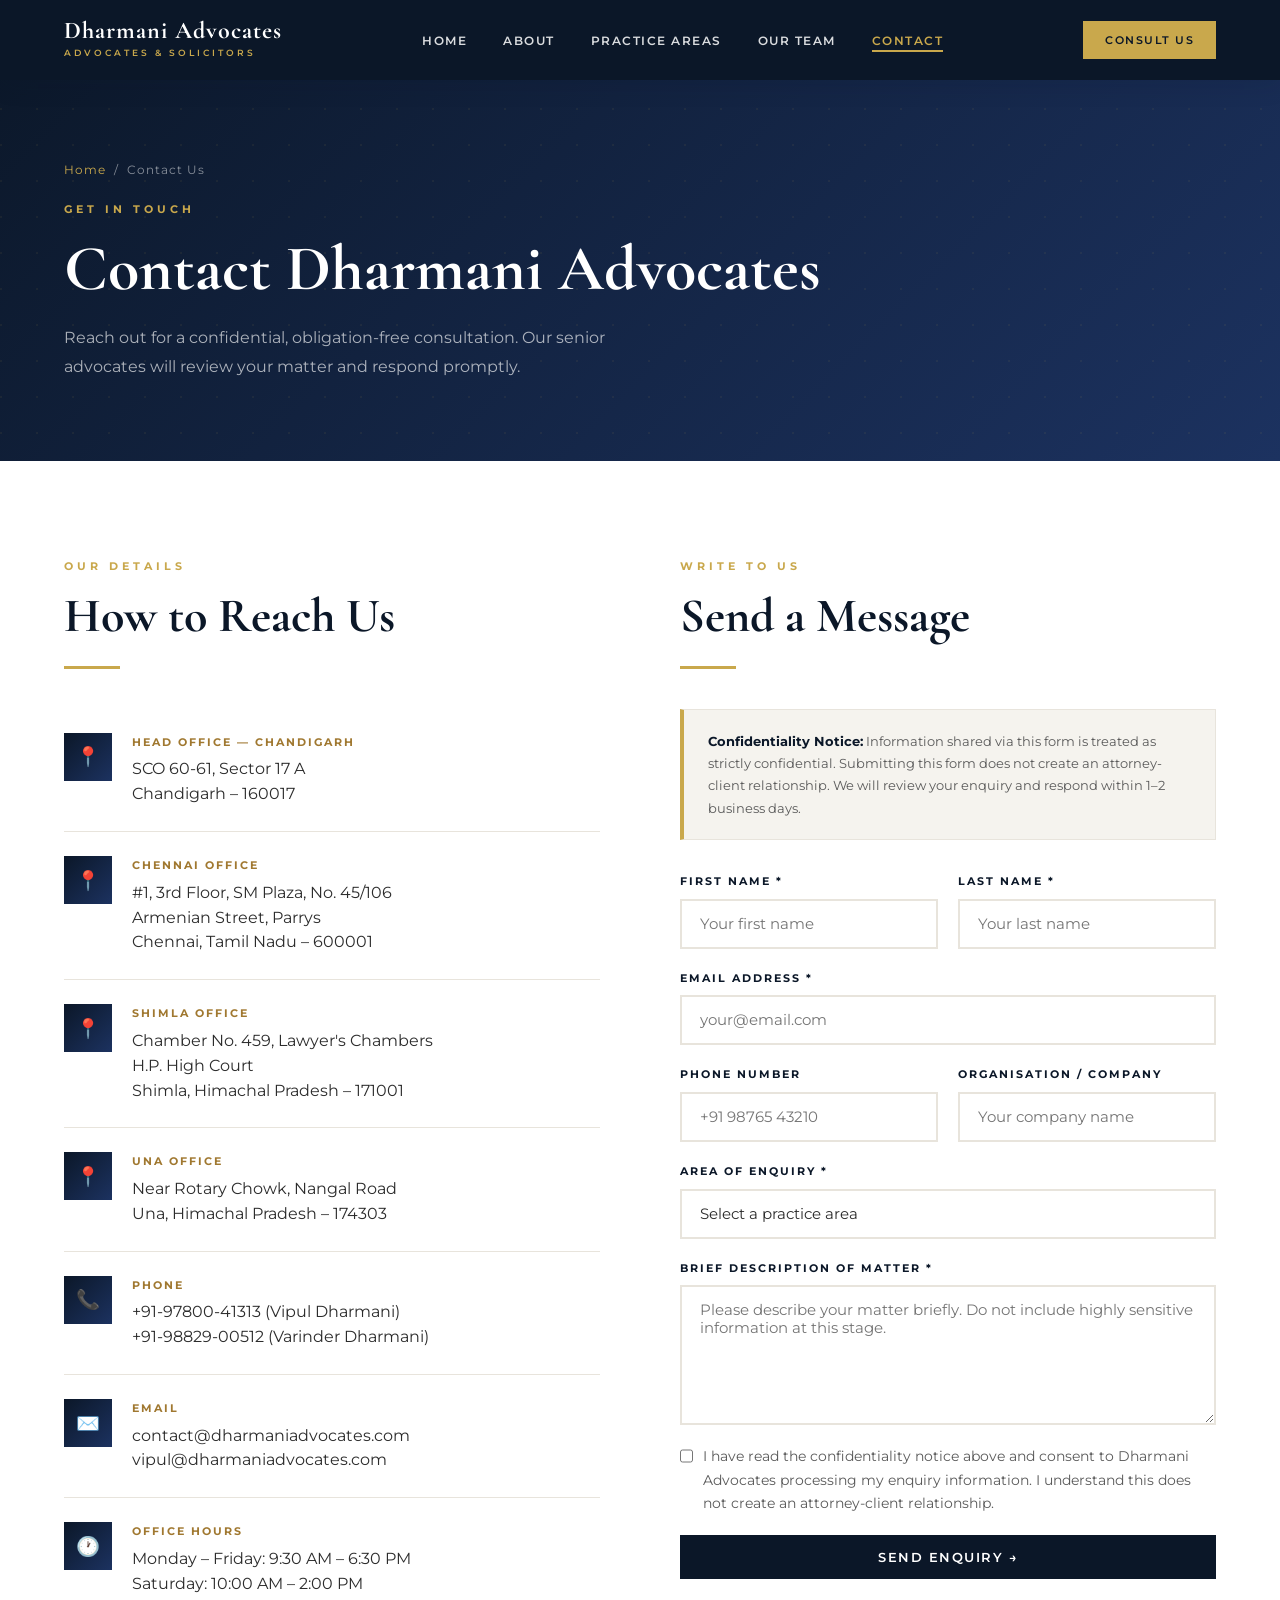
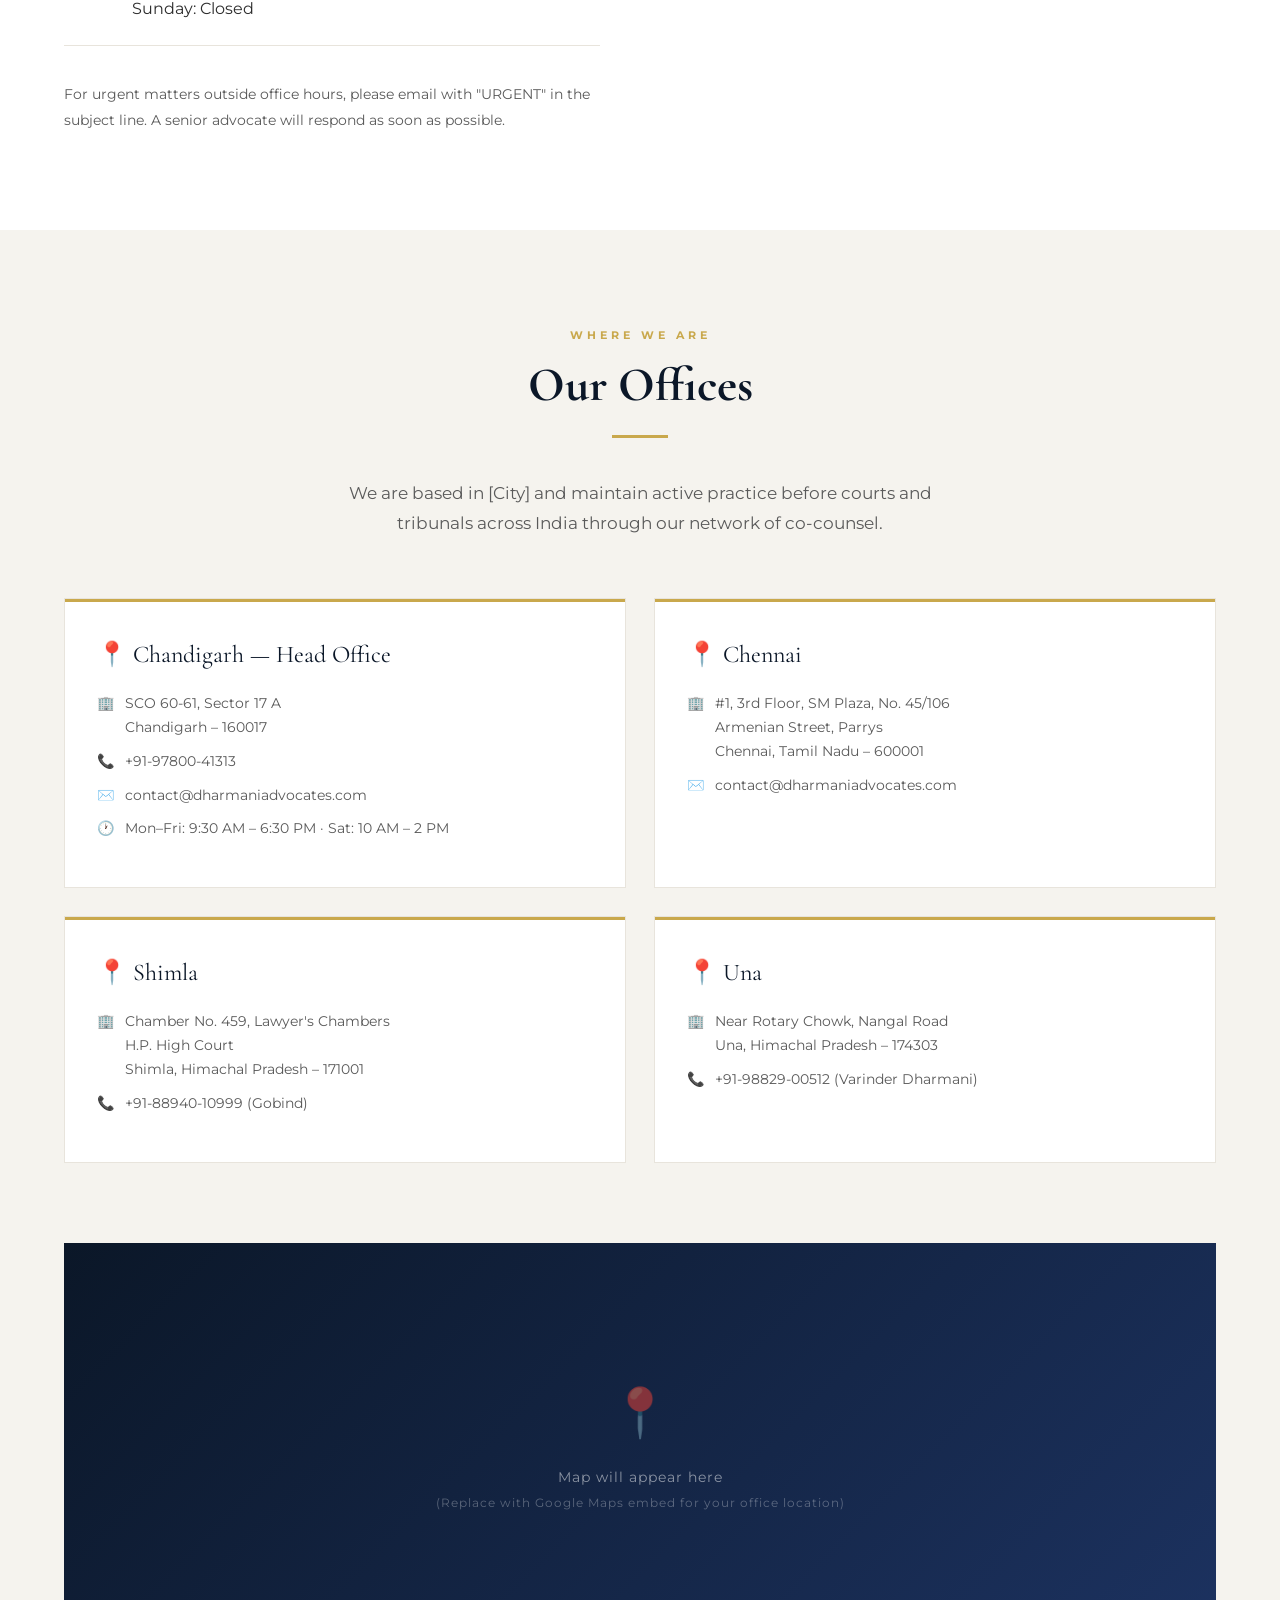
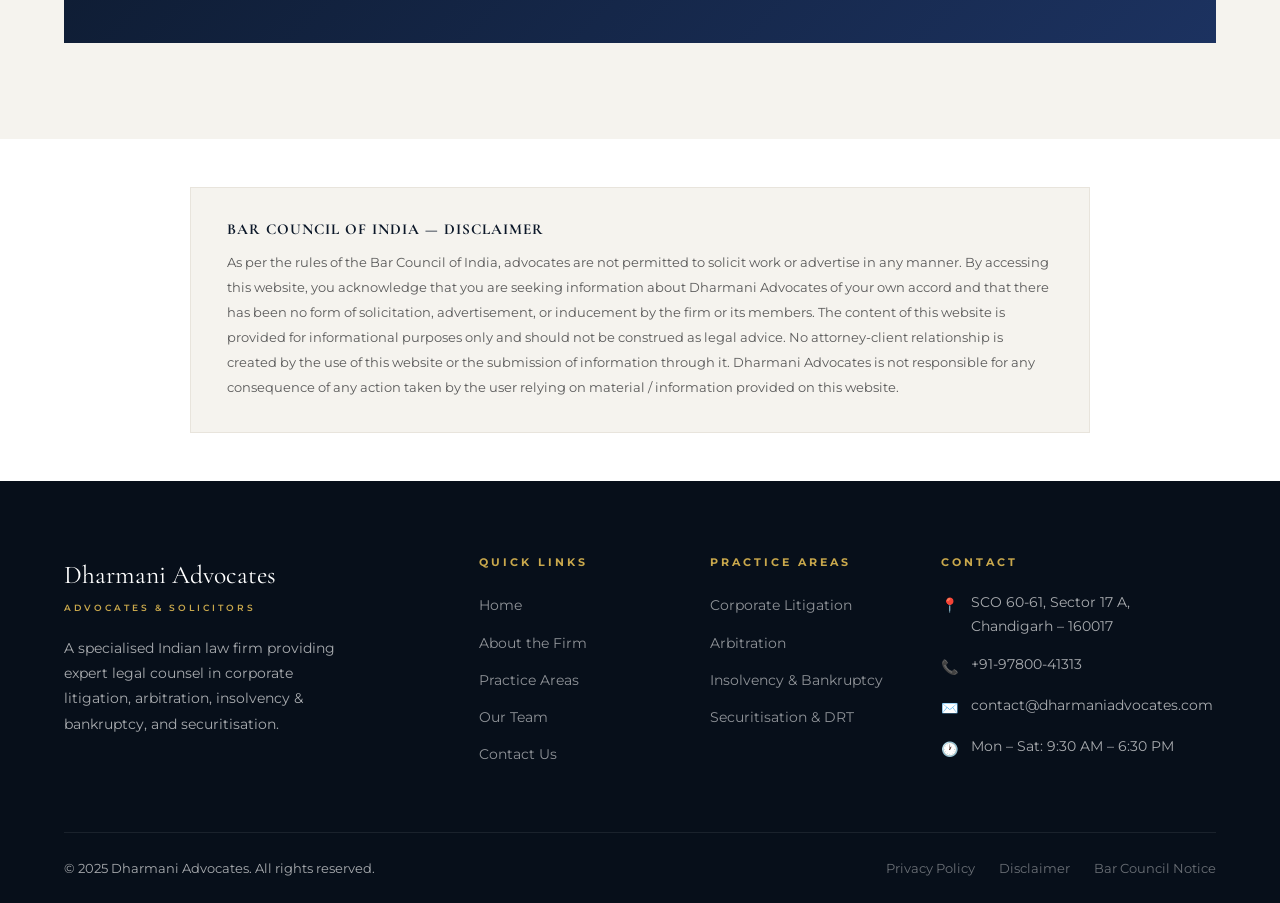
<file: contact.html>
<!DOCTYPE html>
<html lang="en">
<head>
  <meta charset="UTF-8" />
  <meta name="viewport" content="width=device-width, initial-scale=1.0" />
  <title>Contact Us — Dharmani Advocates</title>
  <meta name="description" content="Contact Dharmani Advocates for a confidential consultation on corporate litigation, arbitration, insolvency, or securitisation matters." />
  <link rel="preconnect" href="https://fonts.googleapis.com" />
  <link rel="preconnect" href="https://fonts.gstatic.com" crossorigin />
  <link href="https://fonts.googleapis.com/css2?family=Cormorant+Garamond:ital,wght@0,400;0,600;0,700;1,400;1,600&family=Montserrat:wght@400;500;600;700&display=swap" rel="stylesheet" />
  <link rel="stylesheet" href="css/style.css" />
  <style>
    .disclaimer-box {
      background: var(--off-white);
      border: 1px solid var(--grey-light);
      border-left: 4px solid var(--gold);
      padding: 20px 24px;
      font-size: 0.82rem;
      color: var(--text-light);
      line-height: 1.7;
      margin-bottom: 32px;
    }
    .disclaimer-box strong { color: var(--navy); }

    .success-msg {
      display: none;
      background: #e8f5e9;
      border: 1px solid #a5d6a7;
      border-left: 4px solid #4caf50;
      padding: 18px 22px;
      color: #2e7d32;
      font-size: 0.92rem;
      margin-top: 16px;
    }

    .map-placeholder {
      width: 100%;
      height: 400px;
      background: linear-gradient(135deg, var(--navy) 0%, var(--navy-light) 100%);
      display: flex;
      flex-direction: column;
      align-items: center;
      justify-content: center;
      color: rgba(255,255,255,0.5);
      gap: 12px;
      margin-top: 80px;
    }
    .map-placeholder__icon { font-size: 3rem; }
    .map-placeholder__text {
      font-size: 0.9rem;
      letter-spacing: 1px;
      text-align: center;
    }

    .offices-grid {
      display: grid;
      grid-template-columns: repeat(2, 1fr);
      gap: 28px;
      margin-top: 60px;
    }

    .office-card {
      background: var(--white);
      border: 1px solid var(--grey-light);
      padding: 36px 32px;
      position: relative;
      overflow: hidden;
    }

    .office-card::before {
      content: '';
      position: absolute;
      top: 0; left: 0; right: 0;
      height: 3px;
      background: var(--gold);
    }

    .office-card__city {
      font-family: var(--font-serif);
      font-size: 1.5rem;
      color: var(--navy);
      margin-bottom: 16px;
    }

    .office-card__detail {
      display: flex;
      gap: 10px;
      font-size: 0.88rem;
      color: var(--text-light);
      margin-bottom: 10px;
      align-items: flex-start;
    }

    .office-card__detail-icon { color: var(--gold); flex-shrink: 0; }

    @media (max-width: 680px) {
      .offices-grid { grid-template-columns: 1fr; }
    }
  </style>
</head>
<body>

  <!-- ===== NAVIGATION ===== -->
  <nav class="nav nav--solid" id="navbar">
    <div class="nav__inner">
      <a href="index.html" class="nav__logo">
        <span class="nav__logo-name">Dharmani Advocates</span>
        <span class="nav__logo-tag">Advocates &amp; Solicitors</span>
      </a>
      <ul class="nav__links">
        <li><a href="index.html" class="nav__link">Home</a></li>
        <li><a href="about.html" class="nav__link">About</a></li>
        <li><a href="practice-areas.html" class="nav__link">Practice Areas</a></li>
        <li><a href="team.html" class="nav__link">Our Team</a></li>
        <li><a href="contact.html" class="nav__link active">Contact</a></li>
      </ul>
      <a href="contact.html" class="btn btn--gold nav__cta">Consult Us</a>
      <button class="nav__burger" id="burger" aria-label="Menu">
        <span></span><span></span><span></span>
      </button>
    </div>
  </nav>

  <div class="mobile-nav" id="mobileNav">
    <a href="index.html" class="mobile-nav__link">Home</a>
    <a href="about.html" class="mobile-nav__link">About</a>
    <a href="practice-areas.html" class="mobile-nav__link">Practice Areas</a>
    <a href="team.html" class="mobile-nav__link">Our Team</a>
    <a href="contact.html" class="mobile-nav__link">Contact</a>
    <a href="contact.html" class="btn btn--gold">Consult Us</a>
  </div>

  <!-- ===== PAGE HERO ===== -->
  <section class="page-hero">
    <div class="container">
      <div class="page-hero__content">
        <div class="page-hero__breadcrumb">
          <a href="index.html">Home</a>
          <span>/</span>
          <span>Contact Us</span>
        </div>
        <span class="section-label">Get in Touch</span>
        <h1 class="page-hero__title">Contact Dharmani Advocates</h1>
        <p style="color:rgba(255,255,255,0.65); max-width:580px; line-height:1.8;">
          Reach out for a confidential, obligation-free consultation. Our senior advocates
          will review your matter and respond promptly.
        </p>
      </div>
    </div>
  </section>

  <!-- ===== CONTACT SECTION ===== -->
  <section class="section">
    <div class="container">
      <div class="contact-split">

        <!-- Left: Info -->
        <div class="reveal">
          <span class="section-label">Our Details</span>
          <h2 class="section-title">How to Reach Us</h2>
          <div class="divider"></div>

          <div class="contact-info__item">
            <div class="contact-info__icon">📍</div>
            <div>
              <div class="contact-info__label">Head Office — Chandigarh</div>
              <div class="contact-info__value">
                SCO 60-61, Sector 17 A<br>
                Chandigarh – 160017
              </div>
            </div>
          </div>

          <div class="contact-info__item">
            <div class="contact-info__icon">📍</div>
            <div>
              <div class="contact-info__label">Chennai Office</div>
              <div class="contact-info__value">
                #1, 3rd Floor, SM Plaza, No. 45/106<br>
                Armenian Street, Parrys<br>
                Chennai, Tamil Nadu – 600001
              </div>
            </div>
          </div>

          <div class="contact-info__item">
            <div class="contact-info__icon">📍</div>
            <div>
              <div class="contact-info__label">Shimla Office</div>
              <div class="contact-info__value">
                Chamber No. 459, Lawyer's Chambers<br>
                H.P. High Court<br>
                Shimla, Himachal Pradesh – 171001
              </div>
            </div>
          </div>

          <div class="contact-info__item">
            <div class="contact-info__icon">📍</div>
            <div>
              <div class="contact-info__label">Una Office</div>
              <div class="contact-info__value">
                Near Rotary Chowk, Nangal Road<br>
                Una, Himachal Pradesh – 174303
              </div>
            </div>
          </div>

          <div class="contact-info__item">
            <div class="contact-info__icon">📞</div>
            <div>
              <div class="contact-info__label">Phone</div>
              <div class="contact-info__value">
                +91-97800-41313 (Vipul Dharmani)<br>
                +91-98829-00512 (Varinder Dharmani)
              </div>
            </div>
          </div>

          <div class="contact-info__item">
            <div class="contact-info__icon">✉️</div>
            <div>
              <div class="contact-info__label">Email</div>
              <div class="contact-info__value">
                contact@dharmaniadvocates.com<br>
                vipul@dharmaniadvocates.com
              </div>
            </div>
          </div>

          <div class="contact-info__item">
            <div class="contact-info__icon">🕐</div>
            <div>
              <div class="contact-info__label">Office Hours</div>
              <div class="contact-info__value">
                Monday – Friday: 9:30 AM – 6:30 PM<br>
                Saturday: 10:00 AM – 2:00 PM<br>
                Sunday: Closed
              </div>
            </div>
          </div>

          <div style="margin-top:36px;">
            <p style="font-size:0.9rem; color:var(--text-light); line-height:1.8;">
              For urgent matters outside office hours, please email with
              "URGENT" in the subject line. A senior advocate will respond as soon as possible.
            </p>
          </div>
        </div>

        <!-- Right: Form -->
        <div class="reveal reveal-delay-2">
          <span class="section-label">Write to Us</span>
          <h2 class="section-title">Send a Message</h2>
          <div class="divider"></div>

          <div class="disclaimer-box">
            <strong>Confidentiality Notice:</strong> Information shared via this form is treated as
            strictly confidential. Submitting this form does not create an attorney-client
            relationship. We will review your enquiry and respond within 1–2 business days.
          </div>

          <form class="form" id="contactForm" novalidate>
            <div class="form-row">
              <div class="form-group">
                <label class="form-label" for="firstName">First Name *</label>
                <input type="text" id="firstName" name="firstName" class="form-control"
                  placeholder="Your first name" required />
              </div>
              <div class="form-group">
                <label class="form-label" for="lastName">Last Name *</label>
                <input type="text" id="lastName" name="lastName" class="form-control"
                  placeholder="Your last name" required />
              </div>
            </div>

            <div class="form-group">
              <label class="form-label" for="email">Email Address *</label>
              <input type="email" id="email" name="email" class="form-control"
                placeholder="your@email.com" required />
            </div>

            <div class="form-row">
              <div class="form-group">
                <label class="form-label" for="phone">Phone Number</label>
                <input type="tel" id="phone" name="phone" class="form-control"
                  placeholder="+91 98765 43210" />
              </div>
              <div class="form-group">
                <label class="form-label" for="org">Organisation / Company</label>
                <input type="text" id="org" name="org" class="form-control"
                  placeholder="Your company name" />
              </div>
            </div>

            <div class="form-group">
              <label class="form-label" for="practiceArea">Area of Enquiry *</label>
              <select id="practiceArea" name="practiceArea" class="form-control form-select" required>
                <option value="" disabled selected>Select a practice area</option>
                <option value="corporate-litigation">Corporate Litigation</option>
                <option value="arbitration">Arbitration</option>
                <option value="insolvency">Insolvency &amp; Bankruptcy (IBC)</option>
                <option value="securitisation">Securitisation &amp; Debt Recovery (SARFAESI / DRT)</option>
                <option value="other">Other / General Enquiry</option>
              </select>
            </div>

            <div class="form-group">
              <label class="form-label" for="message">Brief Description of Matter *</label>
              <textarea id="message" name="message" class="form-control"
                placeholder="Please describe your matter briefly. Do not include highly sensitive information at this stage."
                rows="5" required></textarea>
            </div>

            <div class="form-group">
              <label style="display:flex; align-items:flex-start; gap:10px; cursor:pointer; font-size:0.85rem; color:var(--text-light);">
                <input type="checkbox" id="consent" name="consent" required
                  style="margin-top:3px; accent-color: var(--gold-dark); width:16px; height:16px;" />
                I have read the confidentiality notice above and consent to Dharmani Advocates
                processing my enquiry information. I understand this does not create an
                attorney-client relationship.
              </label>
            </div>

            <button type="submit" class="btn btn--navy" style="width:100%; justify-content:center;">
              Send Enquiry →
            </button>

            <div class="success-msg" id="successMsg">
              Thank you for your enquiry. We will review your matter and get back to you
              within 1–2 business days.
            </div>
          </form>
        </div>

      </div>
    </div>
  </section>

  <!-- ===== OFFICES ===== -->
  <section class="section section--alt">
    <div class="container">
      <div class="text-center reveal">
        <span class="section-label">Where We Are</span>
        <h2 class="section-title">Our Offices</h2>
        <div class="divider divider--center"></div>
        <p class="section-sub" style="margin: 0 auto;">
          We are based in [City] and maintain active practice before courts and tribunals
          across India through our network of co-counsel.
        </p>
      </div>

      <div class="offices-grid">
        <div class="office-card reveal reveal-delay-1">
          <div class="office-card__city">📍 Chandigarh — Head Office</div>
          <div class="office-card__detail">
            <span class="office-card__detail-icon">🏢</span>
            <span>SCO 60-61, Sector 17 A<br>Chandigarh – 160017</span>
          </div>
          <div class="office-card__detail">
            <span class="office-card__detail-icon">📞</span>
            <span>+91-97800-41313</span>
          </div>
          <div class="office-card__detail">
            <span class="office-card__detail-icon">✉️</span>
            <span>contact@dharmaniadvocates.com</span>
          </div>
          <div class="office-card__detail">
            <span class="office-card__detail-icon">🕐</span>
            <span>Mon–Fri: 9:30 AM – 6:30 PM · Sat: 10 AM – 2 PM</span>
          </div>
        </div>

        <div class="office-card reveal reveal-delay-2">
          <div class="office-card__city">📍 Chennai</div>
          <div class="office-card__detail">
            <span class="office-card__detail-icon">🏢</span>
            <span>#1, 3rd Floor, SM Plaza, No. 45/106<br>Armenian Street, Parrys<br>Chennai, Tamil Nadu – 600001</span>
          </div>
          <div class="office-card__detail">
            <span class="office-card__detail-icon">✉️</span>
            <span>contact@dharmaniadvocates.com</span>
          </div>
        </div>

        <div class="office-card reveal reveal-delay-3">
          <div class="office-card__city">📍 Shimla</div>
          <div class="office-card__detail">
            <span class="office-card__detail-icon">🏢</span>
            <span>Chamber No. 459, Lawyer's Chambers<br>H.P. High Court<br>Shimla, Himachal Pradesh – 171001</span>
          </div>
          <div class="office-card__detail">
            <span class="office-card__detail-icon">📞</span>
            <span>+91-88940-10999 (Gobind)</span>
          </div>
        </div>

        <div class="office-card reveal reveal-delay-4">
          <div class="office-card__city">📍 Una</div>
          <div class="office-card__detail">
            <span class="office-card__detail-icon">🏢</span>
            <span>Near Rotary Chowk, Nangal Road<br>Una, Himachal Pradesh – 174303</span>
          </div>
          <div class="office-card__detail">
            <span class="office-card__detail-icon">📞</span>
            <span>+91-98829-00512 (Varinder Dharmani)</span>
          </div>
        </div>
      </div>

      <!-- Map placeholder — replace with actual Google Maps embed -->
      <div class="map-placeholder reveal">
        <div class="map-placeholder__icon">📍</div>
        <div class="map-placeholder__text">
          Map will appear here<br>
          <small style="font-size:0.75rem; opacity:0.6;">(Replace with Google Maps embed for your office location)</small>
        </div>
      </div>
    </div>
  </section>

  <!-- ===== BAR COUNCIL DISCLAIMER ===== -->
  <section class="section" style="padding: 48px 0;">
    <div class="container">
      <div style="background: var(--off-white); border: 1px solid var(--grey-light); padding: 32px 36px; max-width: 900px; margin: 0 auto;">
        <h3 style="font-size: 0.95rem; font-weight: 700; color: var(--navy); margin-bottom: 12px; letter-spacing: 1px; text-transform: uppercase;">
          Bar Council of India — Disclaimer
        </h3>
        <p style="font-size: 0.82rem; color: var(--text-light); line-height: 1.9;">
          As per the rules of the Bar Council of India, advocates are not permitted to solicit work or
          advertise in any manner. By accessing this website, you acknowledge that you are seeking information
          about Dharmani Advocates of your own accord and that there has been no form of solicitation,
          advertisement, or inducement by the firm or its members. The content of this website is provided
          for informational purposes only and should not be construed as legal advice. No attorney-client
          relationship is created by the use of this website or the submission of information through it.
          Dharmani Advocates is not responsible for any consequence of any action taken by the user
          relying on material / information provided on this website.
        </p>
      </div>
    </div>
  </section>

  <!-- ===== FOOTER ===== -->
  <footer class="footer">
    <div class="container">
      <div class="footer__grid">
        <div>
          <div class="footer__brand-name">Dharmani Advocates</div>
          <div class="footer__brand-tag">Advocates &amp; Solicitors</div>
          <p class="footer__brand-text">
            A specialised Indian law firm providing expert legal counsel in corporate
            litigation, arbitration, insolvency &amp; bankruptcy, and securitisation.
          </p>
        </div>
        <div>
          <div class="footer__col-title">Quick Links</div>
          <ul class="footer__links">
            <li><a href="index.html" class="footer__link">Home</a></li>
            <li><a href="about.html" class="footer__link">About the Firm</a></li>
            <li><a href="practice-areas.html" class="footer__link">Practice Areas</a></li>
            <li><a href="team.html" class="footer__link">Our Team</a></li>
            <li><a href="contact.html" class="footer__link">Contact Us</a></li>
          </ul>
        </div>
        <div>
          <div class="footer__col-title">Practice Areas</div>
          <ul class="footer__links">
            <li><a href="practice-areas.html#corporate-litigation" class="footer__link">Corporate Litigation</a></li>
            <li><a href="practice-areas.html#arbitration" class="footer__link">Arbitration</a></li>
            <li><a href="practice-areas.html#insolvency" class="footer__link">Insolvency &amp; Bankruptcy</a></li>
            <li><a href="practice-areas.html#securitisation" class="footer__link">Securitisation &amp; DRT</a></li>
          </ul>
        </div>
        <div>
          <div class="footer__col-title">Contact</div>
          <div class="footer__contact-item">
            <span class="footer__contact-icon">📍</span>
            <span>SCO 60-61, Sector 17 A,<br>Chandigarh – 160017</span>
          </div>
          <div class="footer__contact-item">
            <span class="footer__contact-icon">📞</span>
            <span>+91-97800-41313</span>
          </div>
          <div class="footer__contact-item">
            <span class="footer__contact-icon">✉️</span>
            <span>contact@dharmaniadvocates.com</span>
          </div>
          <div class="footer__contact-item">
            <span class="footer__contact-icon">🕐</span>
            <span>Mon – Sat: 9:30 AM – 6:30 PM</span>
          </div>
        </div>
      </div>
      <div class="footer__bottom">
        <span>© 2025 Dharmani Advocates. All rights reserved.</span>
        <div class="footer__bottom-links">
          <a href="#" class="footer__bottom-link">Privacy Policy</a>
          <a href="#" class="footer__bottom-link">Disclaimer</a>
          <a href="#" class="footer__bottom-link">Bar Council Notice</a>
        </div>
      </div>
    </div>
  </footer>

  <script src="js/main.js"></script>
  <script>
    document.getElementById('contactForm').addEventListener('submit', function(e) {
      e.preventDefault();
      const requiredFields = this.querySelectorAll('[required]');
      let valid = true;
      requiredFields.forEach(f => {
        if (f.type === 'checkbox' && !f.checked) valid = false;
        else if (f.type !== 'checkbox' && !f.value.trim()) valid = false;
      });
      if (valid) {
        document.getElementById('successMsg').style.display = 'block';
        this.reset();
        document.getElementById('successMsg').scrollIntoView({ behavior: 'smooth', block: 'nearest' });
      } else {
        alert('Please fill in all required fields and accept the consent checkbox.');
      }
    });
  </script>
</body>
</html>
</file>
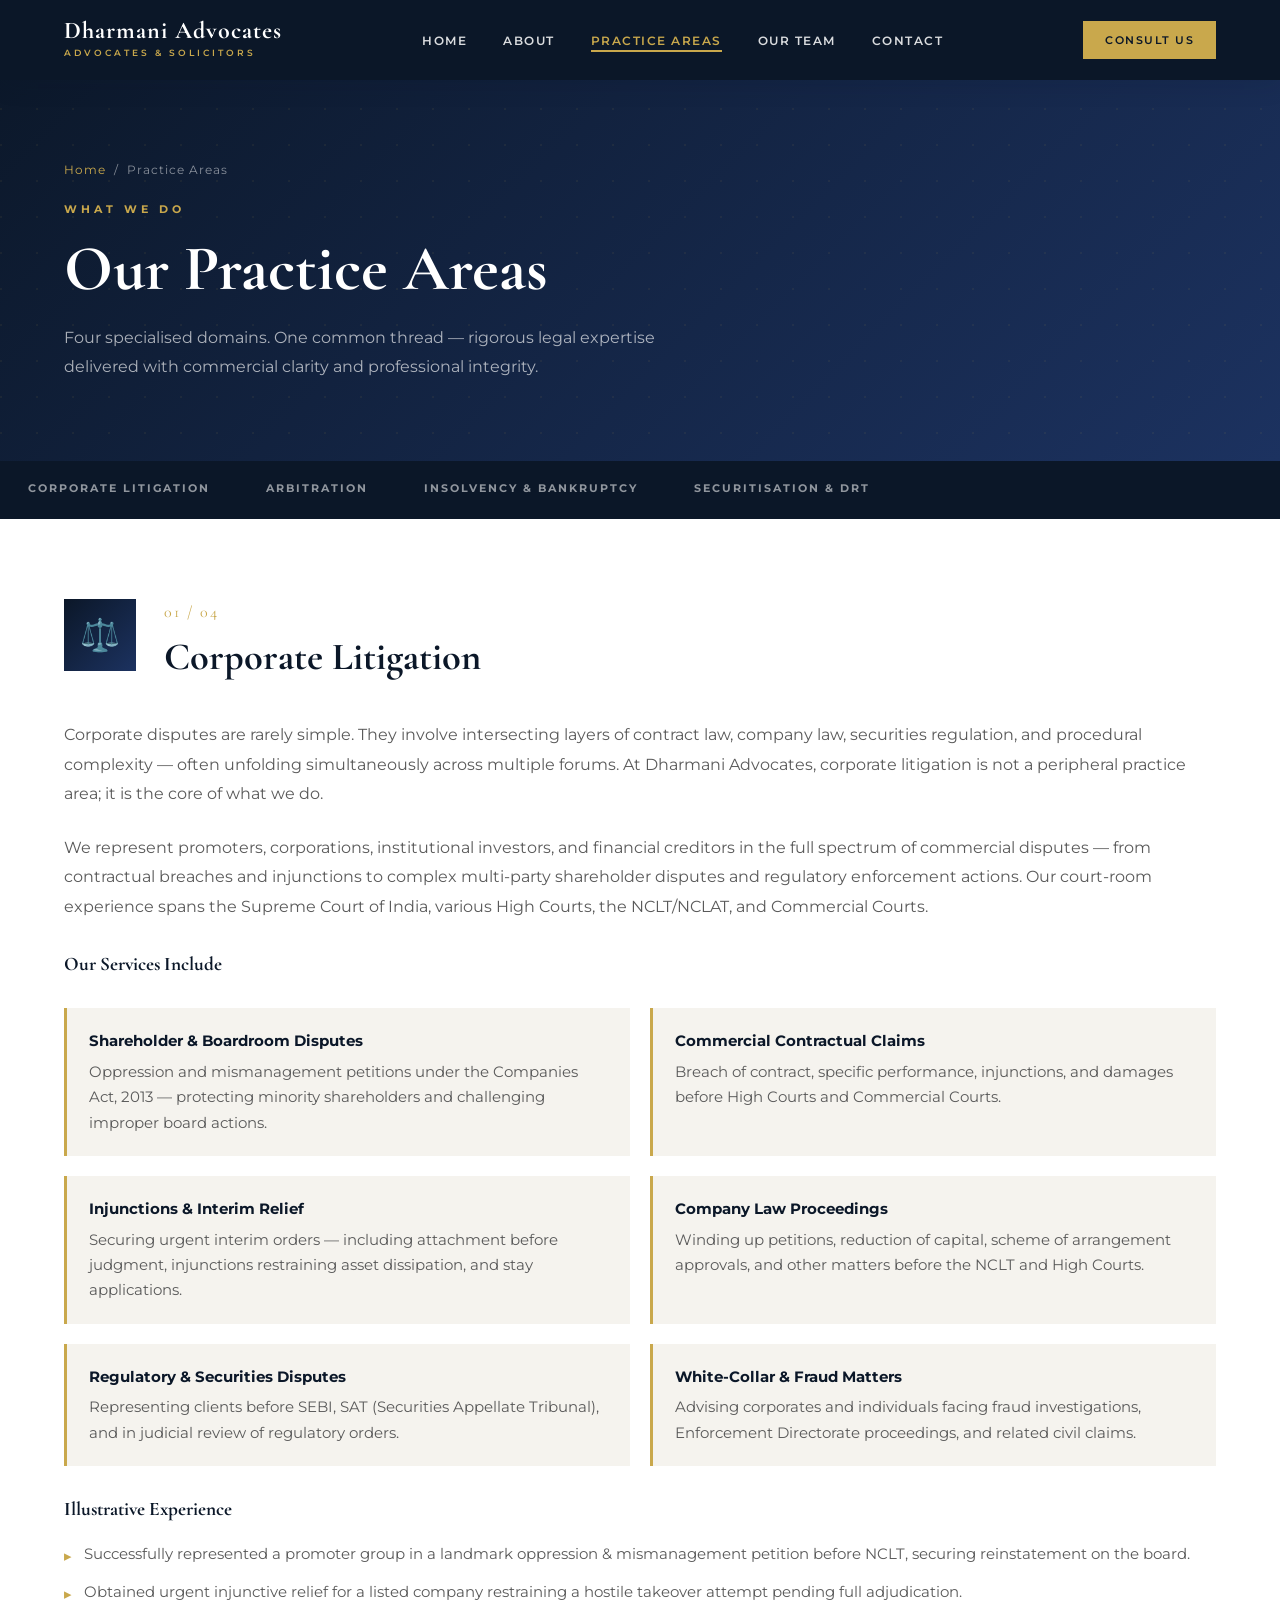
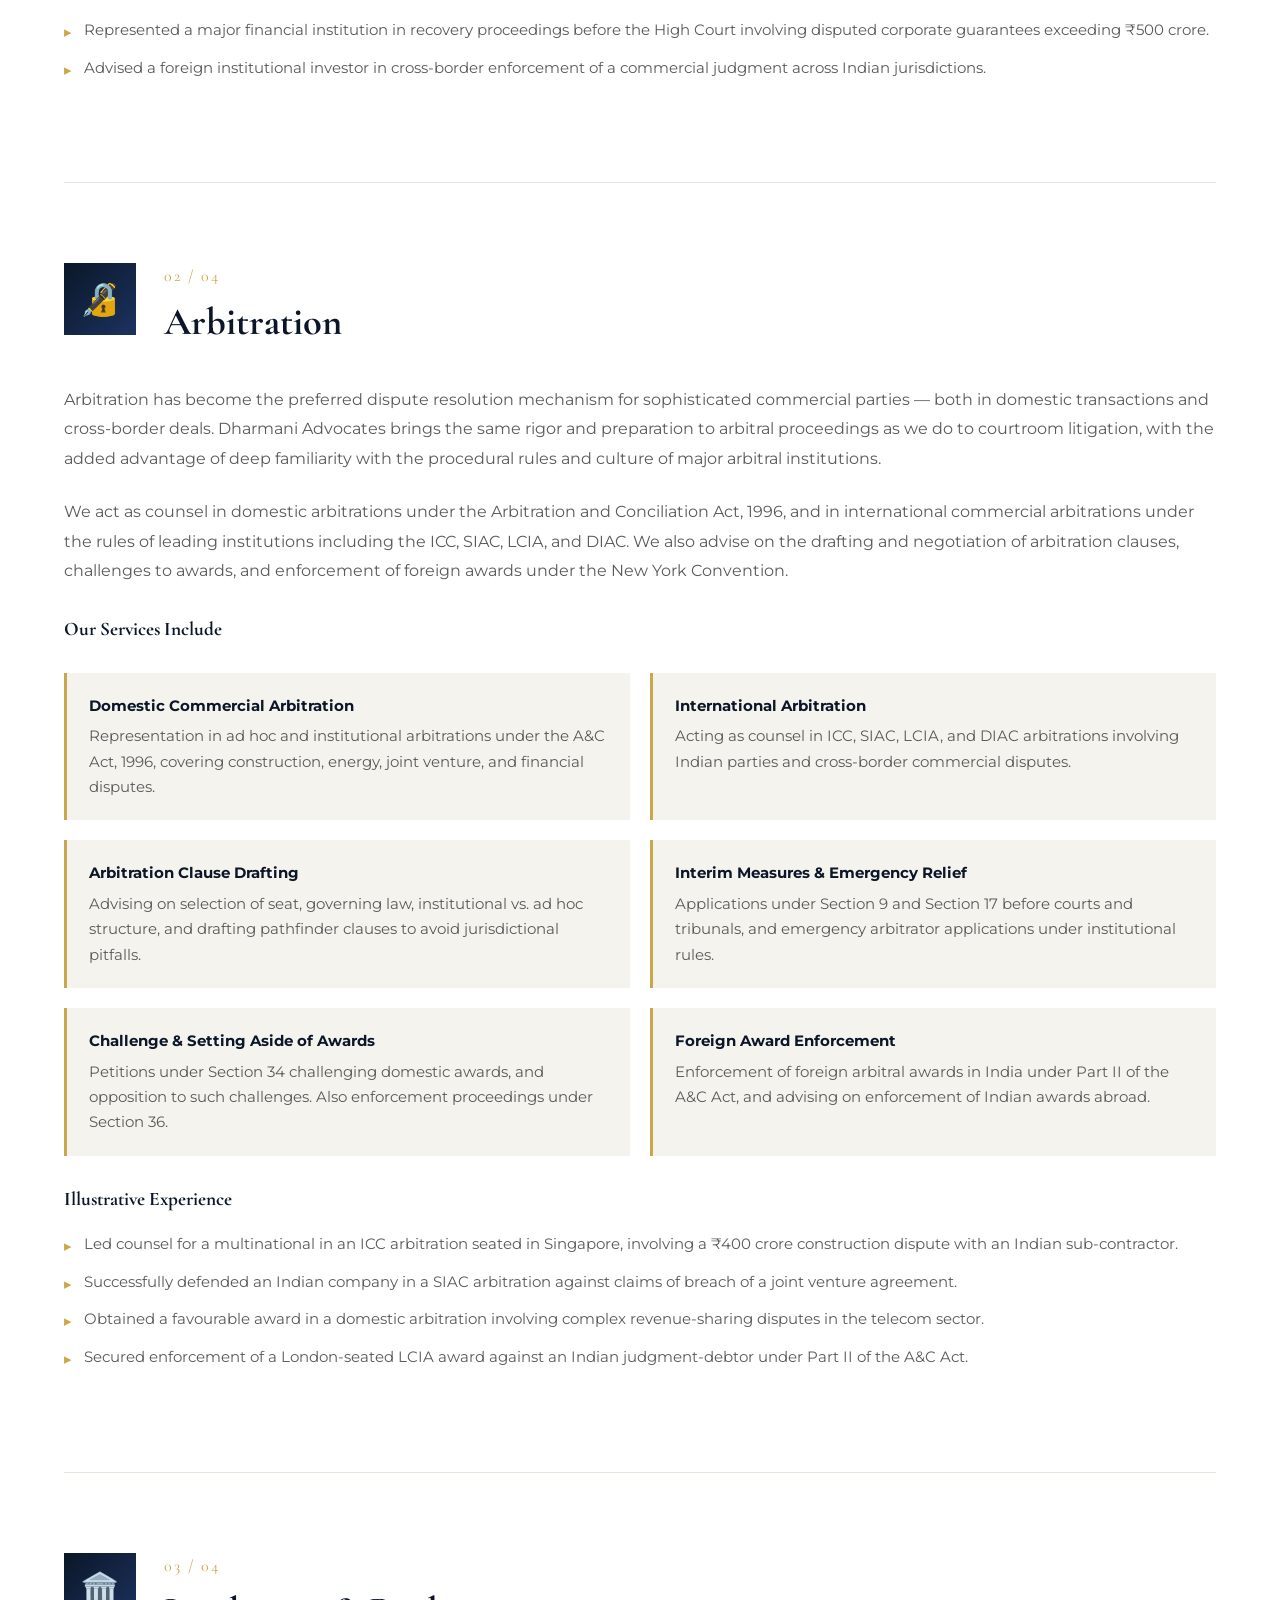
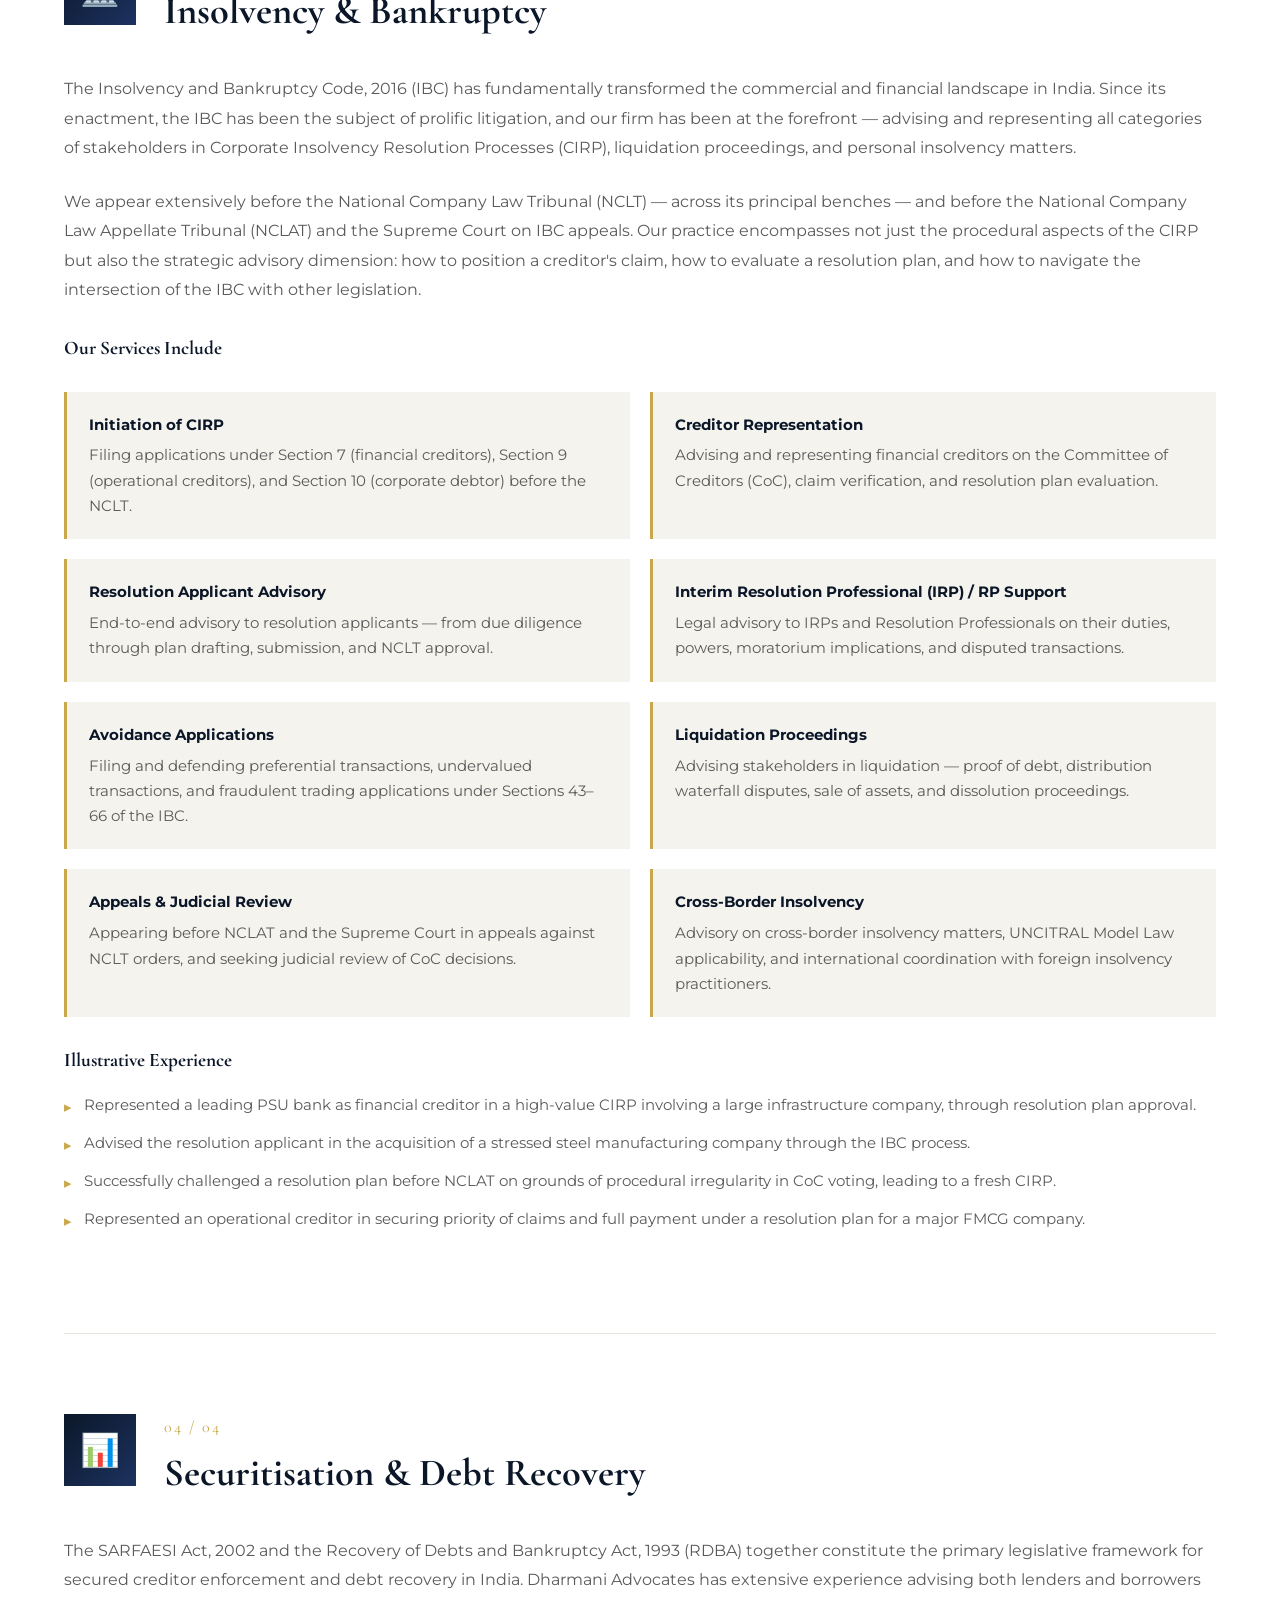
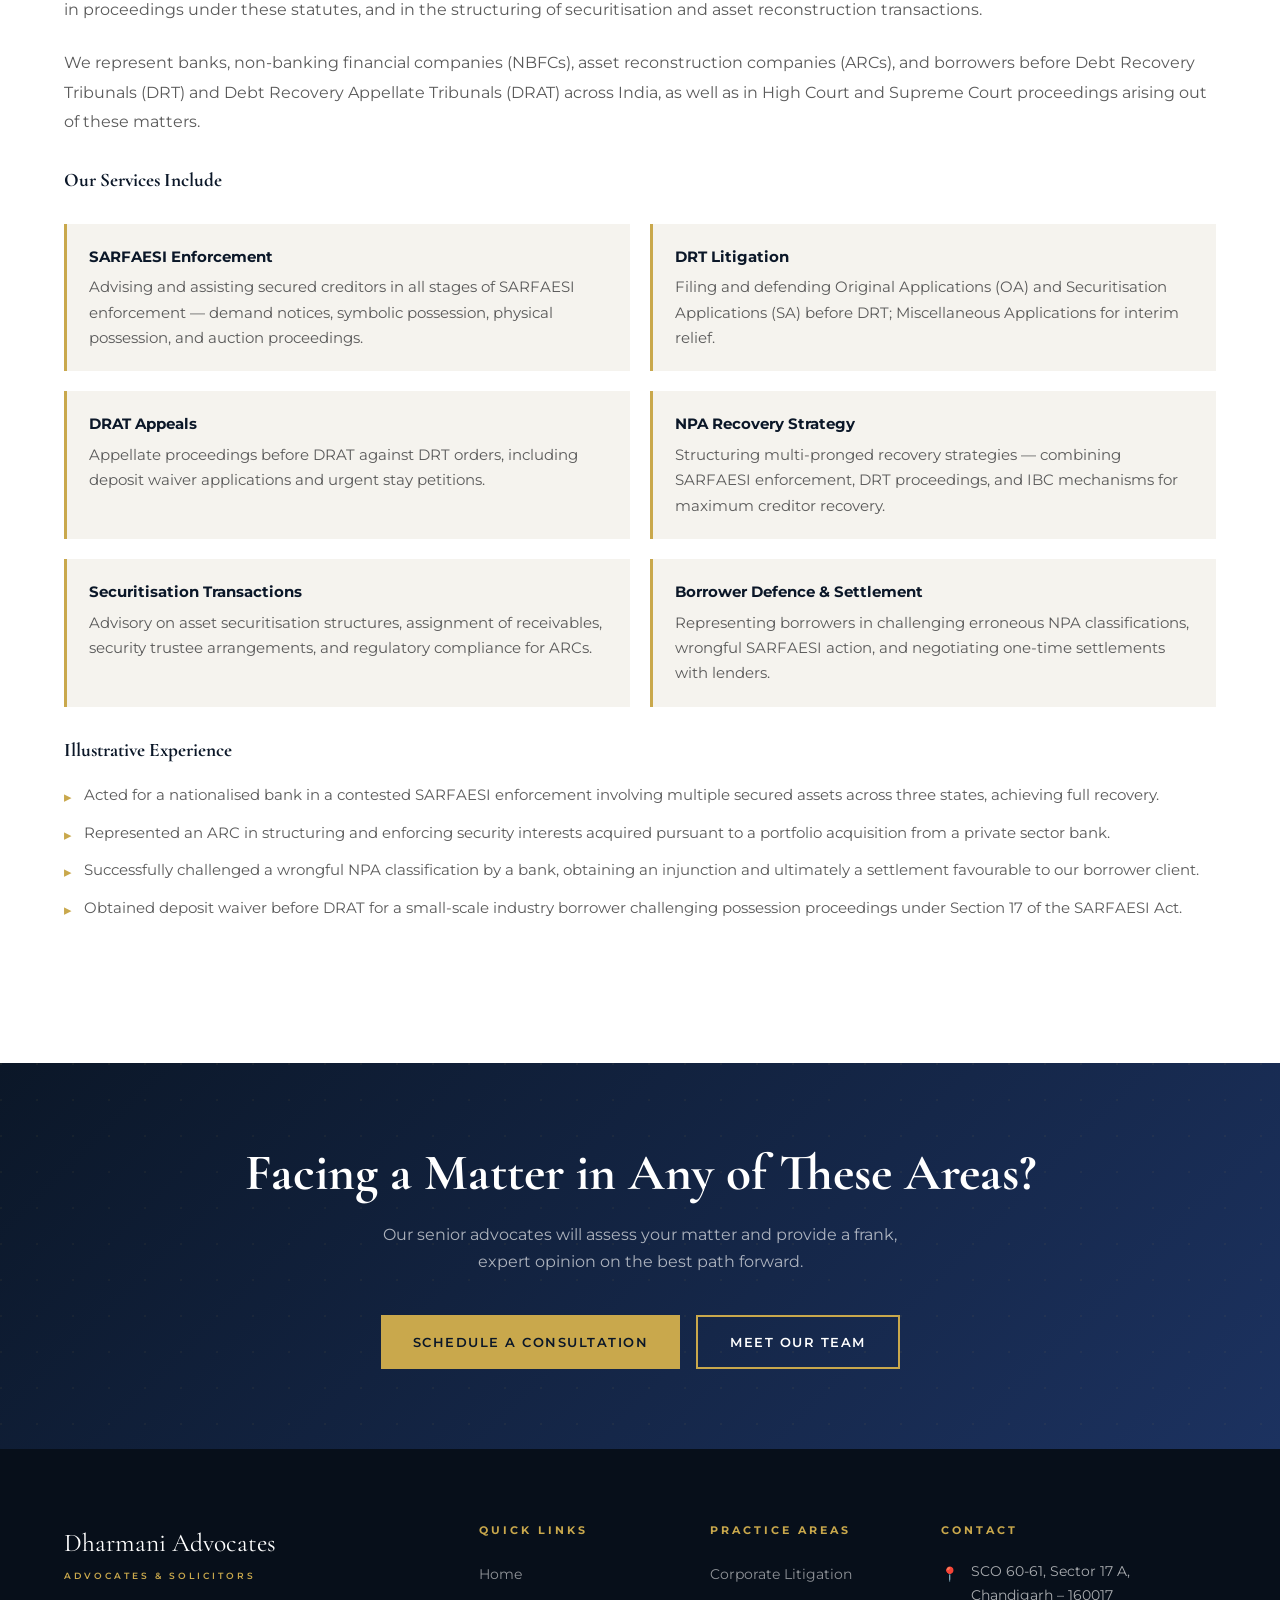
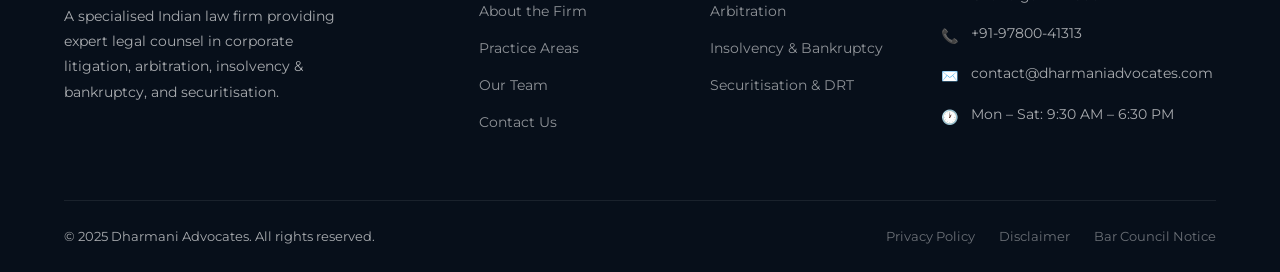
<file: practice-areas.html>
<!DOCTYPE html>
<html lang="en">
<head>
  <meta charset="UTF-8" />
  <meta name="viewport" content="width=device-width, initial-scale=1.0" />
  <title>Practice Areas — Dharmani Advocates</title>
  <meta name="description" content="Explore Dharmani Advocates' core practice areas: corporate litigation, arbitration, insolvency & bankruptcy, and securitisation & debt recovery." />
  <link rel="preconnect" href="https://fonts.googleapis.com" />
  <link rel="preconnect" href="https://fonts.gstatic.com" crossorigin />
  <link href="https://fonts.googleapis.com/css2?family=Cormorant+Garamond:ital,wght@0,400;0,600;0,700;1,400;1,600&family=Montserrat:wght@400;500;600;700&display=swap" rel="stylesheet" />
  <link rel="stylesheet" href="css/style.css" />
  <style>
    .practice-nav-tabs {
      display: flex;
      gap: 0;
      background: var(--navy);
      overflow-x: auto;
      scrollbar-width: none;
      position: sticky;
      top: var(--nav-h);
      z-index: 100;
    }
    .practice-nav-tabs::-webkit-scrollbar { display: none; }
    .practice-tab {
      flex-shrink: 0;
      padding: 18px 28px;
      font-size: 11px;
      font-weight: 700;
      letter-spacing: 2px;
      text-transform: uppercase;
      color: rgba(255,255,255,0.55);
      cursor: pointer;
      border-bottom: 3px solid transparent;
      transition: all 0.3s ease;
      white-space: nowrap;
    }
    .practice-tab:hover,
    .practice-tab.active {
      color: var(--gold);
      border-bottom-color: var(--gold);
      background: rgba(201,168,76,0.06);
    }

    .practice-section-block {
      padding: 80px 0;
      border-bottom: 1px solid var(--grey-light);
      scroll-margin-top: calc(var(--nav-h) + 56px);
    }
    .practice-section-block:last-child { border-bottom: none; }

    .practice-header {
      display: flex;
      align-items: flex-start;
      gap: 28px;
      margin-bottom: 40px;
    }
    .practice-icon-lg {
      width: 72px; height: 72px;
      background: linear-gradient(135deg, var(--navy), var(--navy-light));
      display: flex; align-items: center; justify-content: center;
      font-size: 2rem;
      flex-shrink: 0;
    }
    .practice-num {
      font-family: var(--font-serif);
      font-size: 1rem;
      color: var(--gold);
      letter-spacing: 2px;
      margin-bottom: 8px;
    }
    .practice-heading {
      font-size: clamp(1.8rem, 3vw, 2.6rem);
      color: var(--navy);
    }

    .service-grid {
      display: grid;
      grid-template-columns: repeat(2, 1fr);
      gap: 20px;
      margin: 32px 0;
    }
    .service-item {
      background: var(--off-white);
      padding: 20px 22px;
      border-left: 3px solid var(--gold);
      font-size: 0.93rem;
      color: var(--text-light);
      line-height: 1.7;
    }
    .service-item strong {
      display: block;
      color: var(--navy);
      margin-bottom: 6px;
      font-size: 0.95rem;
    }

    @media (max-width: 680px) {
      .service-grid { grid-template-columns: 1fr; }
      .practice-header { flex-direction: column; }
    }
  </style>
</head>
<body>

  <!-- ===== NAVIGATION ===== -->
  <nav class="nav nav--solid" id="navbar">
    <div class="nav__inner">
      <a href="index.html" class="nav__logo">
        <span class="nav__logo-name">Dharmani Advocates</span>
        <span class="nav__logo-tag">Advocates &amp; Solicitors</span>
      </a>
      <ul class="nav__links">
        <li><a href="index.html" class="nav__link">Home</a></li>
        <li><a href="about.html" class="nav__link">About</a></li>
        <li><a href="practice-areas.html" class="nav__link active">Practice Areas</a></li>
        <li><a href="team.html" class="nav__link">Our Team</a></li>
        <li><a href="contact.html" class="nav__link">Contact</a></li>
      </ul>
      <a href="contact.html" class="btn btn--gold nav__cta">Consult Us</a>
      <button class="nav__burger" id="burger" aria-label="Menu">
        <span></span><span></span><span></span>
      </button>
    </div>
  </nav>

  <div class="mobile-nav" id="mobileNav">
    <a href="index.html" class="mobile-nav__link">Home</a>
    <a href="about.html" class="mobile-nav__link">About</a>
    <a href="practice-areas.html" class="mobile-nav__link">Practice Areas</a>
    <a href="team.html" class="mobile-nav__link">Our Team</a>
    <a href="contact.html" class="mobile-nav__link">Contact</a>
    <a href="contact.html" class="btn btn--gold">Consult Us</a>
  </div>

  <!-- ===== PAGE HERO ===== -->
  <section class="page-hero">
    <div class="container">
      <div class="page-hero__content">
        <div class="page-hero__breadcrumb">
          <a href="index.html">Home</a>
          <span>/</span>
          <span>Practice Areas</span>
        </div>
        <span class="section-label">What We Do</span>
        <h1 class="page-hero__title">Our Practice Areas</h1>
        <p style="color:rgba(255,255,255,0.65); max-width:620px; line-height:1.8;">
          Four specialised domains. One common thread — rigorous legal expertise
          delivered with commercial clarity and professional integrity.
        </p>
      </div>
    </div>
  </section>

  <!-- ===== STICKY TAB NAV ===== -->
  <div class="practice-nav-tabs">
    <a href="#corporate-litigation" class="practice-tab active">Corporate Litigation</a>
    <a href="#arbitration" class="practice-tab">Arbitration</a>
    <a href="#insolvency" class="practice-tab">Insolvency &amp; Bankruptcy</a>
    <a href="#securitisation" class="practice-tab">Securitisation &amp; DRT</a>
  </div>

  <!-- ===== PRACTICE AREAS CONTENT ===== -->
  <div class="container">

    <!-- 01 Corporate Litigation -->
    <div class="practice-section-block reveal" id="corporate-litigation">
      <div class="practice-header">
        <div class="practice-icon-lg">⚖️</div>
        <div>
          <div class="practice-num">01 / 04</div>
          <h2 class="practice-heading">Corporate Litigation</h2>
        </div>
      </div>

      <p class="practice-section__text">
        Corporate disputes are rarely simple. They involve intersecting layers of contract law,
        company law, securities regulation, and procedural complexity — often unfolding
        simultaneously across multiple forums. At Dharmani Advocates, corporate litigation
        is not a peripheral practice area; it is the core of what we do.
      </p>
      <p class="practice-section__text">
        We represent promoters, corporations, institutional investors, and financial creditors
        in the full spectrum of commercial disputes — from contractual breaches and injunctions
        to complex multi-party shareholder disputes and regulatory enforcement actions.
        Our court-room experience spans the Supreme Court of India, various High Courts,
        the NCLT/NCLAT, and Commercial Courts.
      </p>

      <h3 style="font-size:1.2rem; margin: 32px 0 20px; color:var(--navy);">Our Services Include</h3>
      <div class="service-grid">
        <div class="service-item">
          <strong>Shareholder &amp; Boardroom Disputes</strong>
          Oppression and mismanagement petitions under the Companies Act, 2013 — protecting minority
          shareholders and challenging improper board actions.
        </div>
        <div class="service-item">
          <strong>Commercial Contractual Claims</strong>
          Breach of contract, specific performance, injunctions, and damages before High Courts
          and Commercial Courts.
        </div>
        <div class="service-item">
          <strong>Injunctions &amp; Interim Relief</strong>
          Securing urgent interim orders — including attachment before judgment, injunctions
          restraining asset dissipation, and stay applications.
        </div>
        <div class="service-item">
          <strong>Company Law Proceedings</strong>
          Winding up petitions, reduction of capital, scheme of arrangement approvals,
          and other matters before the NCLT and High Courts.
        </div>
        <div class="service-item">
          <strong>Regulatory &amp; Securities Disputes</strong>
          Representing clients before SEBI, SAT (Securities Appellate Tribunal), and in
          judicial review of regulatory orders.
        </div>
        <div class="service-item">
          <strong>White-Collar &amp; Fraud Matters</strong>
          Advising corporates and individuals facing fraud investigations, Enforcement
          Directorate proceedings, and related civil claims.
        </div>
      </div>

      <h3 style="font-size:1.2rem; margin: 32px 0 16px; color:var(--navy);">Illustrative Experience</h3>
      <ul class="bullet-list">
        <li>Successfully represented a promoter group in a landmark oppression &amp; mismanagement petition before NCLT, securing reinstatement on the board.</li>
        <li>Obtained urgent injunctive relief for a listed company restraining a hostile takeover attempt pending full adjudication.</li>
        <li>Represented a major financial institution in recovery proceedings before the High Court involving disputed corporate guarantees exceeding ₹500 crore.</li>
        <li>Advised a foreign institutional investor in cross-border enforcement of a commercial judgment across Indian jurisdictions.</li>
      </ul>
    </div>

    <!-- 02 Arbitration -->
    <div class="practice-section-block reveal" id="arbitration">
      <div class="practice-header">
        <div class="practice-icon-lg">🔏</div>
        <div>
          <div class="practice-num">02 / 04</div>
          <h2 class="practice-heading">Arbitration</h2>
        </div>
      </div>

      <p class="practice-section__text">
        Arbitration has become the preferred dispute resolution mechanism for sophisticated
        commercial parties — both in domestic transactions and cross-border deals.
        Dharmani Advocates brings the same rigor and preparation to arbitral proceedings
        as we do to courtroom litigation, with the added advantage of deep familiarity
        with the procedural rules and culture of major arbitral institutions.
      </p>
      <p class="practice-section__text">
        We act as counsel in domestic arbitrations under the Arbitration and Conciliation
        Act, 1996, and in international commercial arbitrations under the rules of leading
        institutions including the ICC, SIAC, LCIA, and DIAC. We also advise on the
        drafting and negotiation of arbitration clauses, challenges to awards, and
        enforcement of foreign awards under the New York Convention.
      </p>

      <h3 style="font-size:1.2rem; margin: 32px 0 20px; color:var(--navy);">Our Services Include</h3>
      <div class="service-grid">
        <div class="service-item">
          <strong>Domestic Commercial Arbitration</strong>
          Representation in ad hoc and institutional arbitrations under the A&amp;C Act, 1996,
          covering construction, energy, joint venture, and financial disputes.
        </div>
        <div class="service-item">
          <strong>International Arbitration</strong>
          Acting as counsel in ICC, SIAC, LCIA, and DIAC arbitrations involving Indian parties
          and cross-border commercial disputes.
        </div>
        <div class="service-item">
          <strong>Arbitration Clause Drafting</strong>
          Advising on selection of seat, governing law, institutional vs. ad hoc structure,
          and drafting pathfinder clauses to avoid jurisdictional pitfalls.
        </div>
        <div class="service-item">
          <strong>Interim Measures &amp; Emergency Relief</strong>
          Applications under Section 9 and Section 17 before courts and tribunals, and
          emergency arbitrator applications under institutional rules.
        </div>
        <div class="service-item">
          <strong>Challenge &amp; Setting Aside of Awards</strong>
          Petitions under Section 34 challenging domestic awards, and opposition to such challenges.
          Also enforcement proceedings under Section 36.
        </div>
        <div class="service-item">
          <strong>Foreign Award Enforcement</strong>
          Enforcement of foreign arbitral awards in India under Part II of the A&amp;C Act,
          and advising on enforcement of Indian awards abroad.
        </div>
      </div>

      <h3 style="font-size:1.2rem; margin: 32px 0 16px; color:var(--navy);">Illustrative Experience</h3>
      <ul class="bullet-list">
        <li>Led counsel for a multinational in an ICC arbitration seated in Singapore, involving a ₹400 crore construction dispute with an Indian sub-contractor.</li>
        <li>Successfully defended an Indian company in a SIAC arbitration against claims of breach of a joint venture agreement.</li>
        <li>Obtained a favourable award in a domestic arbitration involving complex revenue-sharing disputes in the telecom sector.</li>
        <li>Secured enforcement of a London-seated LCIA award against an Indian judgment-debtor under Part II of the A&amp;C Act.</li>
      </ul>
    </div>

    <!-- 03 Insolvency -->
    <div class="practice-section-block reveal" id="insolvency">
      <div class="practice-header">
        <div class="practice-icon-lg">🏛️</div>
        <div>
          <div class="practice-num">03 / 04</div>
          <h2 class="practice-heading">Insolvency &amp; Bankruptcy</h2>
        </div>
      </div>

      <p class="practice-section__text">
        The Insolvency and Bankruptcy Code, 2016 (IBC) has fundamentally transformed the
        commercial and financial landscape in India. Since its enactment, the IBC has been
        the subject of prolific litigation, and our firm has been at the forefront — advising
        and representing all categories of stakeholders in Corporate Insolvency Resolution
        Processes (CIRP), liquidation proceedings, and personal insolvency matters.
      </p>
      <p class="practice-section__text">
        We appear extensively before the National Company Law Tribunal (NCLT) — across its
        principal benches — and before the National Company Law Appellate Tribunal (NCLAT)
        and the Supreme Court on IBC appeals. Our practice encompasses not just the
        procedural aspects of the CIRP but also the strategic advisory dimension: how to
        position a creditor's claim, how to evaluate a resolution plan, and how to navigate
        the intersection of the IBC with other legislation.
      </p>

      <h3 style="font-size:1.2rem; margin: 32px 0 20px; color:var(--navy);">Our Services Include</h3>
      <div class="service-grid">
        <div class="service-item">
          <strong>Initiation of CIRP</strong>
          Filing applications under Section 7 (financial creditors), Section 9 (operational
          creditors), and Section 10 (corporate debtor) before the NCLT.
        </div>
        <div class="service-item">
          <strong>Creditor Representation</strong>
          Advising and representing financial creditors on the Committee of Creditors (CoC),
          claim verification, and resolution plan evaluation.
        </div>
        <div class="service-item">
          <strong>Resolution Applicant Advisory</strong>
          End-to-end advisory to resolution applicants — from due diligence through
          plan drafting, submission, and NCLT approval.
        </div>
        <div class="service-item">
          <strong>Interim Resolution Professional (IRP) / RP Support</strong>
          Legal advisory to IRPs and Resolution Professionals on their duties, powers,
          moratorium implications, and disputed transactions.
        </div>
        <div class="service-item">
          <strong>Avoidance Applications</strong>
          Filing and defending preferential transactions, undervalued transactions, and
          fraudulent trading applications under Sections 43–66 of the IBC.
        </div>
        <div class="service-item">
          <strong>Liquidation Proceedings</strong>
          Advising stakeholders in liquidation — proof of debt, distribution waterfall
          disputes, sale of assets, and dissolution proceedings.
        </div>
        <div class="service-item">
          <strong>Appeals &amp; Judicial Review</strong>
          Appearing before NCLAT and the Supreme Court in appeals against NCLT orders,
          and seeking judicial review of CoC decisions.
        </div>
        <div class="service-item">
          <strong>Cross-Border Insolvency</strong>
          Advisory on cross-border insolvency matters, UNCITRAL Model Law applicability,
          and international coordination with foreign insolvency practitioners.
        </div>
      </div>

      <h3 style="font-size:1.2rem; margin: 32px 0 16px; color:var(--navy);">Illustrative Experience</h3>
      <ul class="bullet-list">
        <li>Represented a leading PSU bank as financial creditor in a high-value CIRP involving a large infrastructure company, through resolution plan approval.</li>
        <li>Advised the resolution applicant in the acquisition of a stressed steel manufacturing company through the IBC process.</li>
        <li>Successfully challenged a resolution plan before NCLAT on grounds of procedural irregularity in CoC voting, leading to a fresh CIRP.</li>
        <li>Represented an operational creditor in securing priority of claims and full payment under a resolution plan for a major FMCG company.</li>
      </ul>
    </div>

    <!-- 04 Securitisation -->
    <div class="practice-section-block reveal" id="securitisation">
      <div class="practice-header">
        <div class="practice-icon-lg">📊</div>
        <div>
          <div class="practice-num">04 / 04</div>
          <h2 class="practice-heading">Securitisation &amp; Debt Recovery</h2>
        </div>
      </div>

      <p class="practice-section__text">
        The SARFAESI Act, 2002 and the Recovery of Debts and Bankruptcy Act, 1993 (RDBA)
        together constitute the primary legislative framework for secured creditor enforcement
        and debt recovery in India. Dharmani Advocates has extensive experience advising both
        lenders and borrowers in proceedings under these statutes, and in the structuring of
        securitisation and asset reconstruction transactions.
      </p>
      <p class="practice-section__text">
        We represent banks, non-banking financial companies (NBFCs), asset reconstruction
        companies (ARCs), and borrowers before Debt Recovery Tribunals (DRT) and Debt Recovery
        Appellate Tribunals (DRAT) across India, as well as in High Court and Supreme Court
        proceedings arising out of these matters.
      </p>

      <h3 style="font-size:1.2rem; margin: 32px 0 20px; color:var(--navy);">Our Services Include</h3>
      <div class="service-grid">
        <div class="service-item">
          <strong>SARFAESI Enforcement</strong>
          Advising and assisting secured creditors in all stages of SARFAESI enforcement —
          demand notices, symbolic possession, physical possession, and auction proceedings.
        </div>
        <div class="service-item">
          <strong>DRT Litigation</strong>
          Filing and defending Original Applications (OA) and Securitisation Applications (SA)
          before DRT; Miscellaneous Applications for interim relief.
        </div>
        <div class="service-item">
          <strong>DRAT Appeals</strong>
          Appellate proceedings before DRAT against DRT orders, including deposit waiver
          applications and urgent stay petitions.
        </div>
        <div class="service-item">
          <strong>NPA Recovery Strategy</strong>
          Structuring multi-pronged recovery strategies — combining SARFAESI enforcement,
          DRT proceedings, and IBC mechanisms for maximum creditor recovery.
        </div>
        <div class="service-item">
          <strong>Securitisation Transactions</strong>
          Advisory on asset securitisation structures, assignment of receivables, security
          trustee arrangements, and regulatory compliance for ARCs.
        </div>
        <div class="service-item">
          <strong>Borrower Defence &amp; Settlement</strong>
          Representing borrowers in challenging erroneous NPA classifications, wrongful
          SARFAESI action, and negotiating one-time settlements with lenders.
        </div>
      </div>

      <h3 style="font-size:1.2rem; margin: 32px 0 16px; color:var(--navy);">Illustrative Experience</h3>
      <ul class="bullet-list">
        <li>Acted for a nationalised bank in a contested SARFAESI enforcement involving multiple secured assets across three states, achieving full recovery.</li>
        <li>Represented an ARC in structuring and enforcing security interests acquired pursuant to a portfolio acquisition from a private sector bank.</li>
        <li>Successfully challenged a wrongful NPA classification by a bank, obtaining an injunction and ultimately a settlement favourable to our borrower client.</li>
        <li>Obtained deposit waiver before DRAT for a small-scale industry borrower challenging possession proceedings under Section 17 of the SARFAESI Act.</li>
      </ul>
    </div>

  </div>

  <!-- ===== CTA ===== -->
  <section class="cta-banner" style="margin-top:40px;">
    <div class="container">
      <div class="cta-banner__content reveal">
        <h2 class="cta-banner__title">Facing a Matter in Any of These Areas?</h2>
        <p class="cta-banner__sub">
          Our senior advocates will assess your matter and provide a frank,
          expert opinion on the best path forward.
        </p>
        <div class="cta-banner__actions">
          <a href="contact.html" class="btn btn--gold">Schedule a Consultation</a>
          <a href="team.html" class="btn btn--outline">Meet Our Team</a>
        </div>
      </div>
    </div>
  </section>

  <!-- ===== FOOTER ===== -->
  <footer class="footer">
    <div class="container">
      <div class="footer__grid">
        <div>
          <div class="footer__brand-name">Dharmani Advocates</div>
          <div class="footer__brand-tag">Advocates &amp; Solicitors</div>
          <p class="footer__brand-text">
            A specialised Indian law firm providing expert legal counsel in corporate
            litigation, arbitration, insolvency &amp; bankruptcy, and securitisation.
          </p>
        </div>
        <div>
          <div class="footer__col-title">Quick Links</div>
          <ul class="footer__links">
            <li><a href="index.html" class="footer__link">Home</a></li>
            <li><a href="about.html" class="footer__link">About the Firm</a></li>
            <li><a href="practice-areas.html" class="footer__link">Practice Areas</a></li>
            <li><a href="team.html" class="footer__link">Our Team</a></li>
            <li><a href="contact.html" class="footer__link">Contact Us</a></li>
          </ul>
        </div>
        <div>
          <div class="footer__col-title">Practice Areas</div>
          <ul class="footer__links">
            <li><a href="#corporate-litigation" class="footer__link">Corporate Litigation</a></li>
            <li><a href="#arbitration" class="footer__link">Arbitration</a></li>
            <li><a href="#insolvency" class="footer__link">Insolvency &amp; Bankruptcy</a></li>
            <li><a href="#securitisation" class="footer__link">Securitisation &amp; DRT</a></li>
          </ul>
        </div>
        <div>
          <div class="footer__col-title">Contact</div>
          <div class="footer__contact-item">
            <span class="footer__contact-icon">📍</span>
            <span>SCO 60-61, Sector 17 A,<br>Chandigarh – 160017</span>
          </div>
          <div class="footer__contact-item">
            <span class="footer__contact-icon">📞</span>
            <span>+91-97800-41313</span>
          </div>
          <div class="footer__contact-item">
            <span class="footer__contact-icon">✉️</span>
            <span>contact@dharmaniadvocates.com</span>
          </div>
          <div class="footer__contact-item">
            <span class="footer__contact-icon">🕐</span>
            <span>Mon – Sat: 9:30 AM – 6:30 PM</span>
          </div>
        </div>
      </div>
      <div class="footer__bottom">
        <span>© 2025 Dharmani Advocates. All rights reserved.</span>
        <div class="footer__bottom-links">
          <a href="#" class="footer__bottom-link">Privacy Policy</a>
          <a href="#" class="footer__bottom-link">Disclaimer</a>
          <a href="#" class="footer__bottom-link">Bar Council Notice</a>
        </div>
      </div>
    </div>
  </footer>

  <script src="js/main.js"></script>
  <script>
    // Tab highlight on scroll
    const tabs = document.querySelectorAll('.practice-tab');
    const sections = ['corporate-litigation','arbitration','insolvency','securitisation'];
    window.addEventListener('scroll', () => {
      let current = '';
      sections.forEach(id => {
        const el = document.getElementById(id);
        if (el && window.scrollY >= el.offsetTop - 160) current = id;
      });
      tabs.forEach(t => {
        t.classList.toggle('active', t.getAttribute('href') === '#' + current);
      });
    });
  </script>
</body>
</html>
</file>
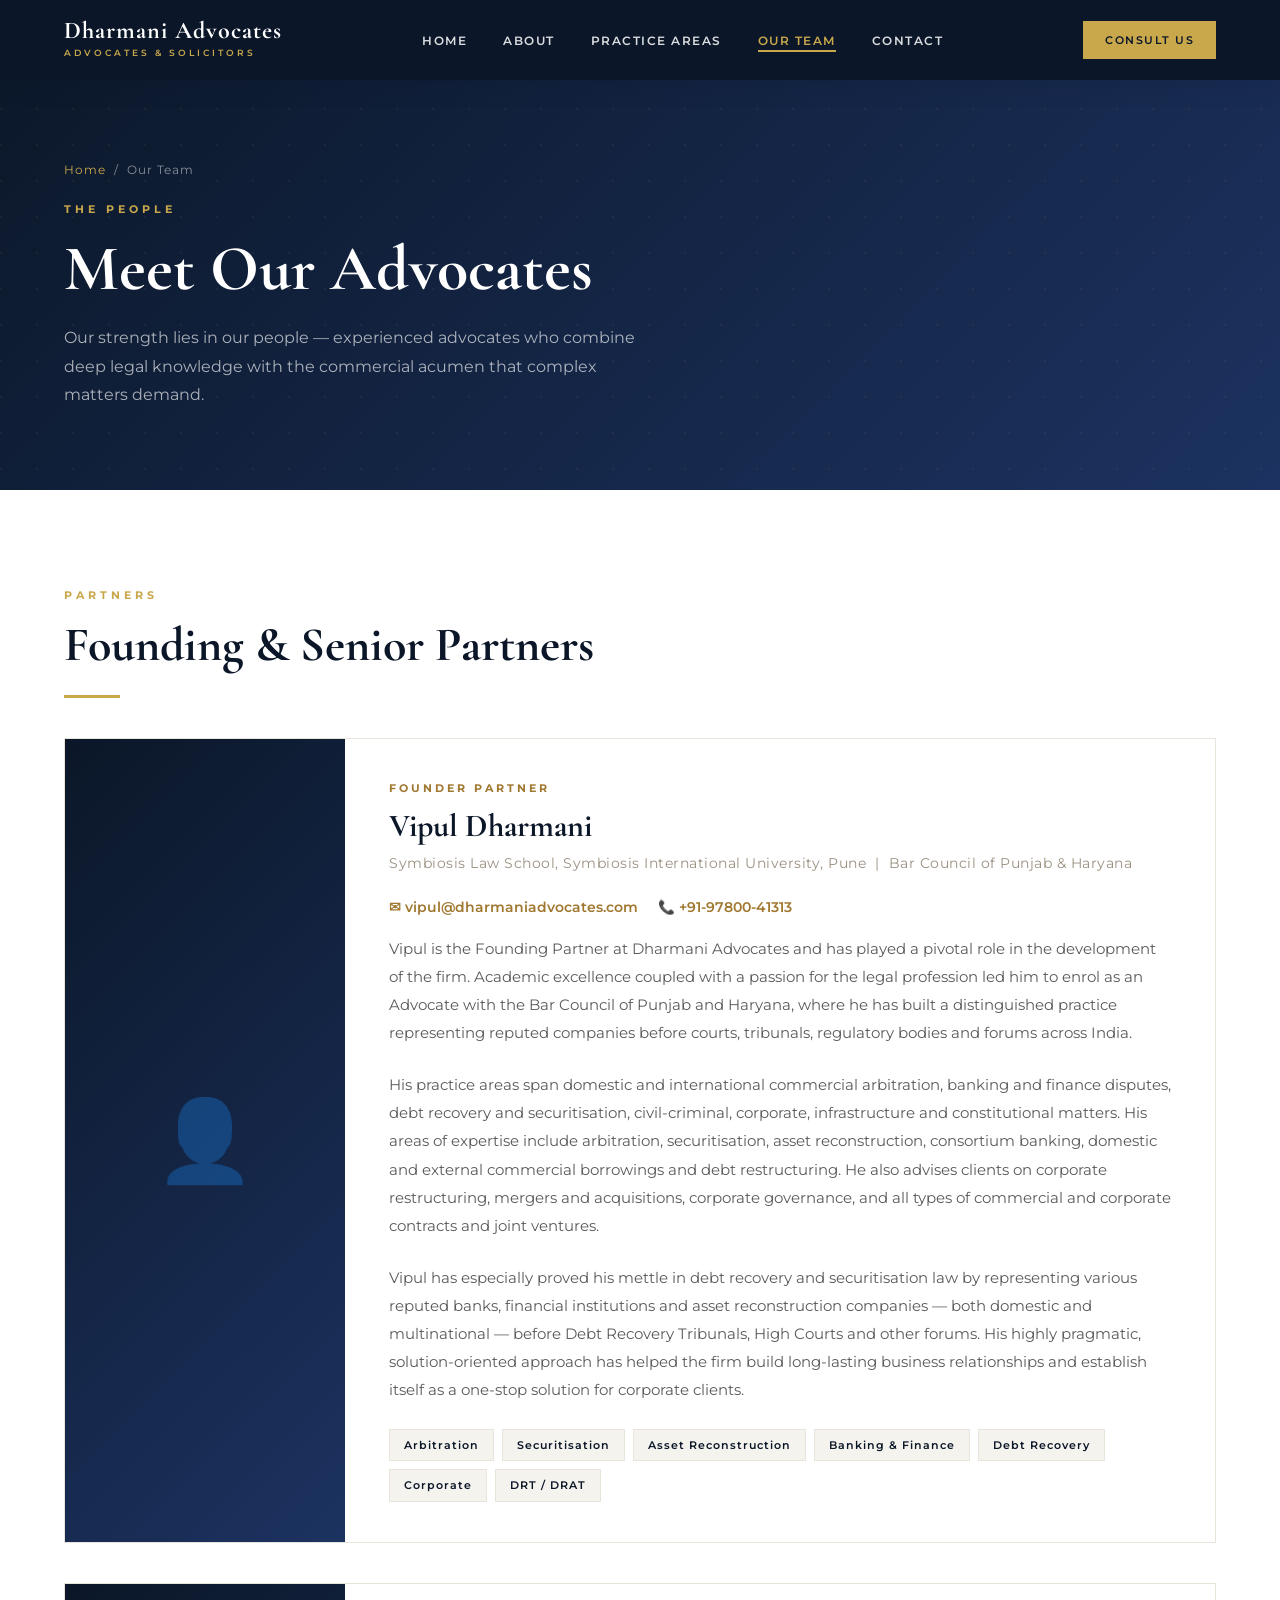
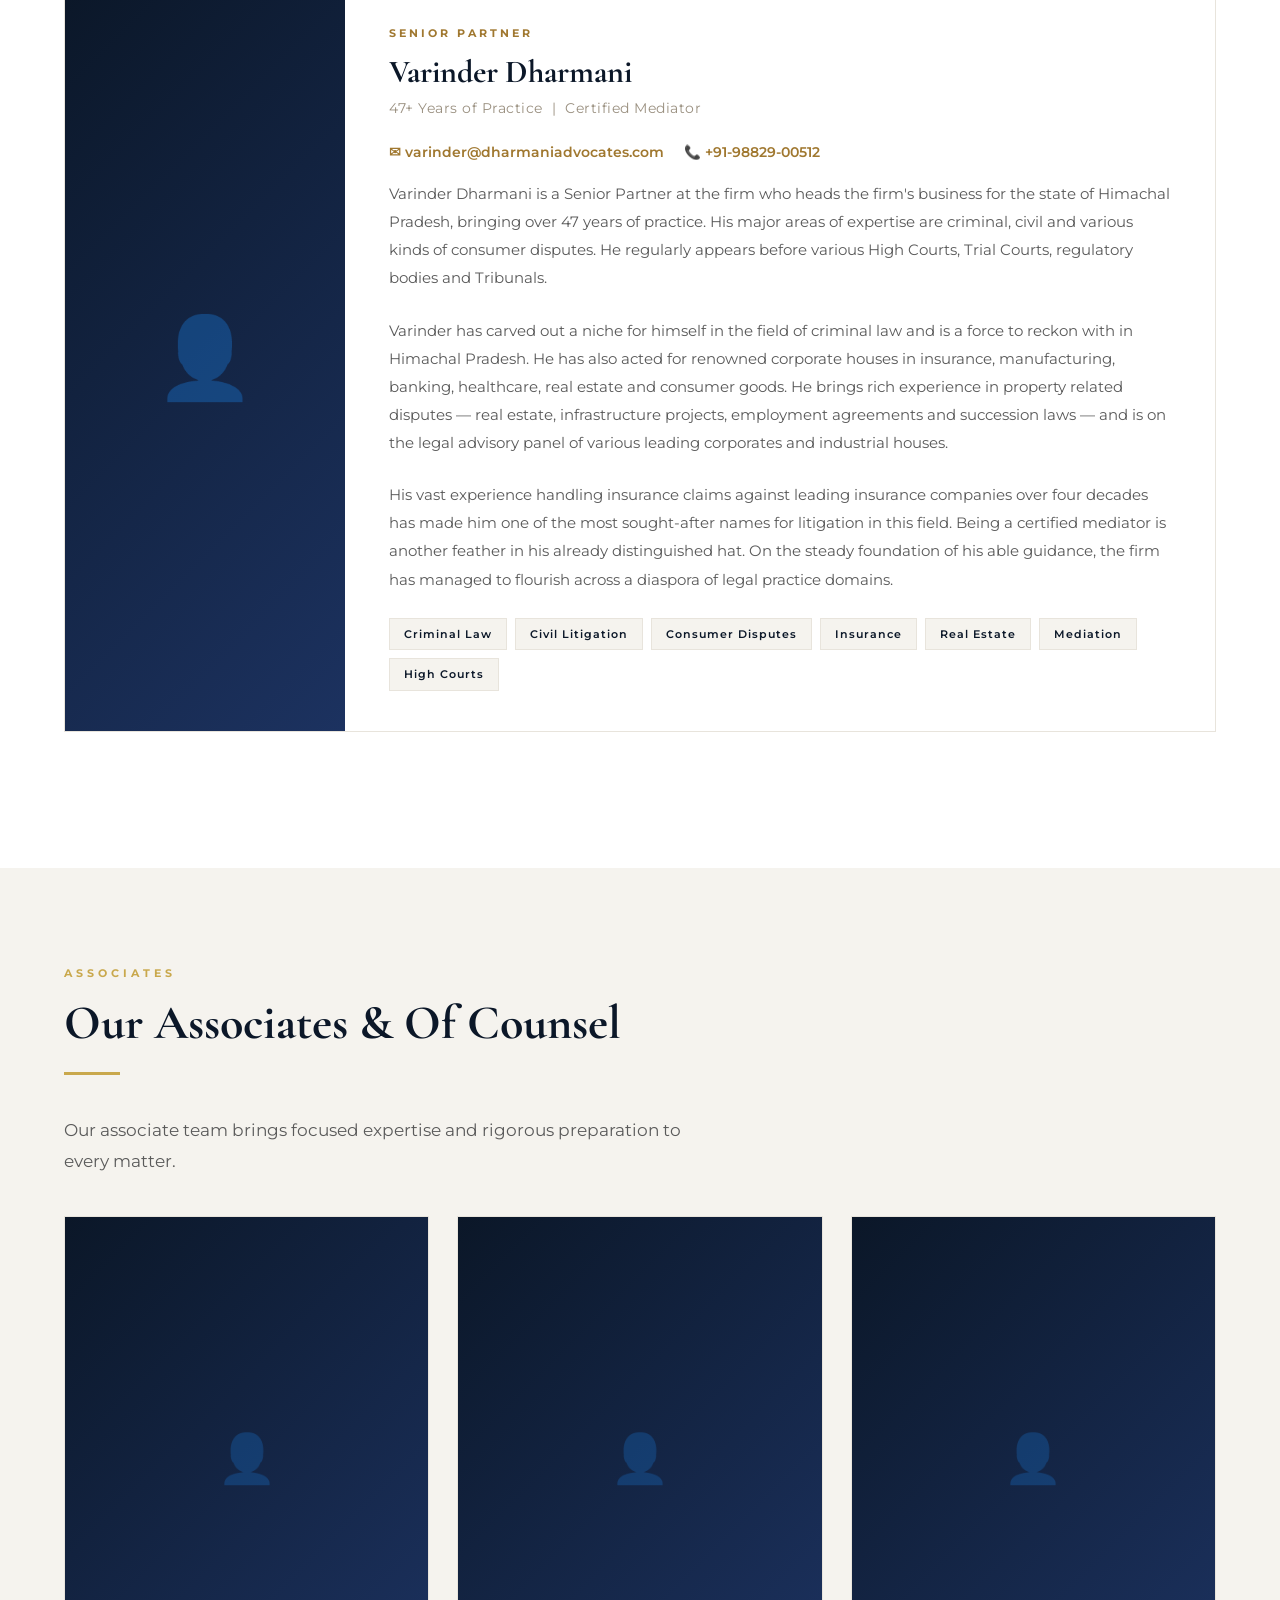
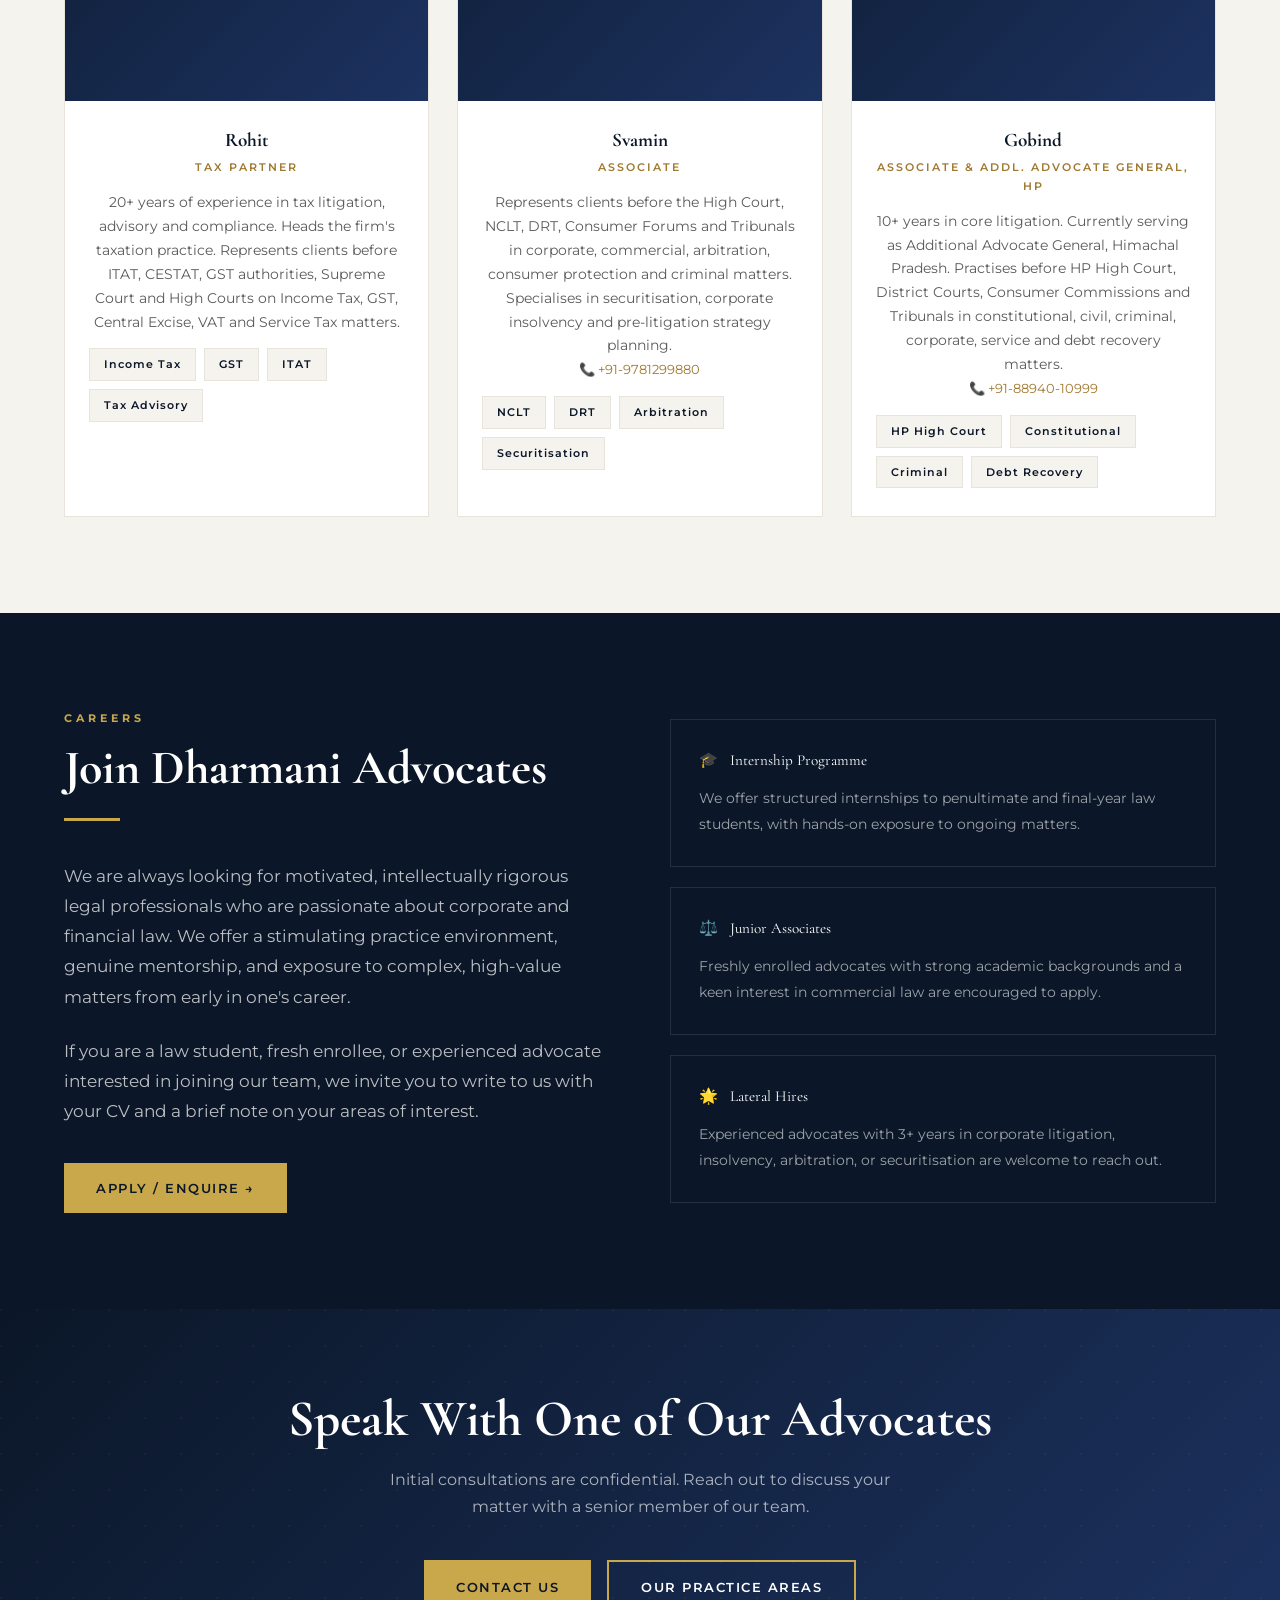
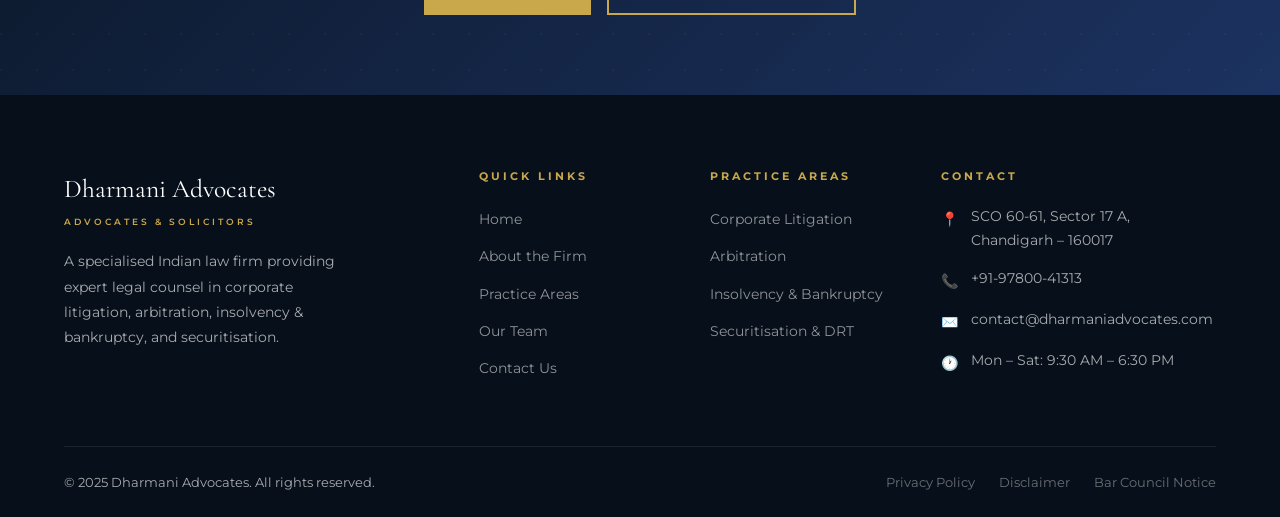
<file: team.html>
<!DOCTYPE html>
<html lang="en">
<head>
  <meta charset="UTF-8" />
  <meta name="viewport" content="width=device-width, initial-scale=1.0" />
  <title>Our Team — Dharmani Advocates</title>
  <meta name="description" content="Meet the advocates and legal professionals at Dharmani Advocates — experts in corporate litigation, arbitration, insolvency, and securitisation." />
  <link rel="preconnect" href="https://fonts.googleapis.com" />
  <link rel="preconnect" href="https://fonts.gstatic.com" crossorigin />
  <link href="https://fonts.googleapis.com/css2?family=Cormorant+Garamond:ital,wght@0,400;0,600;0,700;1,400;1,600&family=Montserrat:wght@400;500;600;700&display=swap" rel="stylesheet" />
  <link rel="stylesheet" href="css/style.css" />
  <style>
    .team-full-card {
      background: var(--white);
      border: 1px solid var(--grey-light);
      overflow: hidden;
      display: grid;
      grid-template-columns: 280px 1fr;
      margin-bottom: 40px;
      transition: box-shadow 0.3s ease;
    }
    .team-full-card:hover { box-shadow: var(--shadow-lg); }

    .team-full-card__photo {
      background: linear-gradient(135deg, var(--navy), var(--navy-light));
      display: flex;
      align-items: center;
      justify-content: center;
      min-height: 320px;
    }

    .team-full-card__body { padding: 40px 44px; }

    .team-full-card__role {
      font-size: 11px;
      font-weight: 700;
      letter-spacing: 3px;
      text-transform: uppercase;
      color: var(--gold-dark);
      margin-bottom: 10px;
    }

    .team-full-card__name {
      font-size: 2rem;
      color: var(--navy);
      margin-bottom: 6px;
    }

    .team-full-card__qual {
      font-size: 0.88rem;
      color: var(--grey);
      margin-bottom: 20px;
      letter-spacing: 0.5px;
    }

    .team-full-card__bio {
      font-size: 0.95rem;
      color: var(--text-light);
      line-height: 1.85;
      margin-bottom: 24px;
    }

    .team-tags {
      display: flex;
      flex-wrap: wrap;
      gap: 8px;
    }

    .team-tag {
      padding: 6px 14px;
      background: var(--off-white);
      border: 1px solid var(--grey-light);
      font-size: 11px;
      font-weight: 600;
      letter-spacing: 1px;
      color: var(--navy);
    }

    .team-divider {
      height: 1px;
      background: var(--grey-light);
      margin: 56px 0;
    }

    .associate-grid {
      display: grid;
      grid-template-columns: repeat(3, 1fr);
      gap: 28px;
      margin-top: 40px;
    }

    @media (max-width: 860px) {
      .team-full-card { grid-template-columns: 1fr; }
      .team-full-card__photo { min-height: 240px; }
      .team-full-card__body { padding: 28px 24px; }
      .associate-grid { grid-template-columns: repeat(2, 1fr); }
    }

    @media (max-width: 540px) {
      .associate-grid { grid-template-columns: 1fr; }
    }
  </style>
</head>
<body>

  <!-- ===== NAVIGATION ===== -->
  <nav class="nav nav--solid" id="navbar">
    <div class="nav__inner">
      <a href="index.html" class="nav__logo">
        <span class="nav__logo-name">Dharmani Advocates</span>
        <span class="nav__logo-tag">Advocates &amp; Solicitors</span>
      </a>
      <ul class="nav__links">
        <li><a href="index.html" class="nav__link">Home</a></li>
        <li><a href="about.html" class="nav__link">About</a></li>
        <li><a href="practice-areas.html" class="nav__link">Practice Areas</a></li>
        <li><a href="team.html" class="nav__link active">Our Team</a></li>
        <li><a href="contact.html" class="nav__link">Contact</a></li>
      </ul>
      <a href="contact.html" class="btn btn--gold nav__cta">Consult Us</a>
      <button class="nav__burger" id="burger" aria-label="Menu">
        <span></span><span></span><span></span>
      </button>
    </div>
  </nav>

  <div class="mobile-nav" id="mobileNav">
    <a href="index.html" class="mobile-nav__link">Home</a>
    <a href="about.html" class="mobile-nav__link">About</a>
    <a href="practice-areas.html" class="mobile-nav__link">Practice Areas</a>
    <a href="team.html" class="mobile-nav__link">Our Team</a>
    <a href="contact.html" class="mobile-nav__link">Contact</a>
    <a href="contact.html" class="btn btn--gold">Consult Us</a>
  </div>

  <!-- ===== PAGE HERO ===== -->
  <section class="page-hero">
    <div class="container">
      <div class="page-hero__content">
        <div class="page-hero__breadcrumb">
          <a href="index.html">Home</a>
          <span>/</span>
          <span>Our Team</span>
        </div>
        <span class="section-label">The People</span>
        <h1 class="page-hero__title">Meet Our Advocates</h1>
        <p style="color:rgba(255,255,255,0.65); max-width:600px; line-height:1.8;">
          Our strength lies in our people — experienced advocates who combine deep
          legal knowledge with the commercial acumen that complex matters demand.
        </p>
      </div>
    </div>
  </section>

  <!-- ===== PARTNERS ===== -->
  <section class="section">
    <div class="container">
      <div class="reveal">
        <span class="section-label">Partners</span>
        <h2 class="section-title">Founding &amp; Senior Partners</h2>
        <div class="divider"></div>
      </div>

      <!-- Partner 1: Vipul Dharmani -->
      <div class="team-full-card reveal">
        <div class="team-full-card__photo">
          <span style="font-size:5rem; color:rgba(201,168,76,0.4);">👤</span>
        </div>
        <div class="team-full-card__body">
          <div class="team-full-card__role">Founder Partner</div>
          <h2 class="team-full-card__name">Vipul Dharmani</h2>
          <div class="team-full-card__qual">
            Symbiosis Law School, Symbiosis International University, Pune &nbsp;|&nbsp; Bar Council of Punjab &amp; Haryana
          </div>
          <div style="display:flex; gap:20px; margin-bottom:16px; flex-wrap:wrap;">
            <a href="mailto:vipul@dharmaniadvocates.com" style="font-size:0.85rem; color:var(--gold-dark); font-weight:600;">✉ vipul@dharmaniadvocates.com</a>
            <a href="tel:+919780041313" style="font-size:0.85rem; color:var(--gold-dark); font-weight:600;">📞 +91-97800-41313</a>
          </div>
          <p class="team-full-card__bio">
            Vipul is the Founding Partner at Dharmani Advocates and has played a pivotal role in the
            development of the firm. Academic excellence coupled with a passion for the legal profession
            led him to enrol as an Advocate with the Bar Council of Punjab and Haryana, where he has
            built a distinguished practice representing reputed companies before courts, tribunals,
            regulatory bodies and forums across India.
          </p>
          <p class="team-full-card__bio">
            His practice areas span domestic and international commercial arbitration, banking and finance
            disputes, debt recovery and securitisation, civil-criminal, corporate, infrastructure and
            constitutional matters. His areas of expertise include arbitration, securitisation, asset
            reconstruction, consortium banking, domestic and external commercial borrowings and debt
            restructuring. He also advises clients on corporate restructuring, mergers and acquisitions,
            corporate governance, and all types of commercial and corporate contracts and joint ventures.
          </p>
          <p class="team-full-card__bio">
            Vipul has especially proved his mettle in debt recovery and securitisation law by representing
            various reputed banks, financial institutions and asset reconstruction companies — both domestic
            and multinational — before Debt Recovery Tribunals, High Courts and other forums. His highly
            pragmatic, solution-oriented approach has helped the firm build long-lasting business relationships
            and establish itself as a one-stop solution for corporate clients.
          </p>
          <div class="team-tags">
            <span class="team-tag">Arbitration</span>
            <span class="team-tag">Securitisation</span>
            <span class="team-tag">Asset Reconstruction</span>
            <span class="team-tag">Banking &amp; Finance</span>
            <span class="team-tag">Debt Recovery</span>
            <span class="team-tag">Corporate</span>
            <span class="team-tag">DRT / DRAT</span>
          </div>
        </div>
      </div>

      <!-- Partner 2: Varinder Dharmani -->
      <div class="team-full-card reveal">
        <div class="team-full-card__photo">
          <span style="font-size:5rem; color:rgba(201,168,76,0.4);">👤</span>
        </div>
        <div class="team-full-card__body">
          <div class="team-full-card__role">Senior Partner</div>
          <h2 class="team-full-card__name">Varinder Dharmani</h2>
          <div class="team-full-card__qual">
            47+ Years of Practice &nbsp;|&nbsp; Certified Mediator
          </div>
          <div style="display:flex; gap:20px; margin-bottom:16px; flex-wrap:wrap;">
            <a href="mailto:varinder@dharmaniadvocates.com" style="font-size:0.85rem; color:var(--gold-dark); font-weight:600;">✉ varinder@dharmaniadvocates.com</a>
            <a href="tel:+919882900512" style="font-size:0.85rem; color:var(--gold-dark); font-weight:600;">📞 +91-98829-00512</a>
          </div>
          <p class="team-full-card__bio">
            Varinder Dharmani is a Senior Partner at the firm who heads the firm's business for the
            state of Himachal Pradesh, bringing over 47 years of practice. His major areas of expertise
            are criminal, civil and various kinds of consumer disputes. He regularly appears before
            various High Courts, Trial Courts, regulatory bodies and Tribunals.
          </p>
          <p class="team-full-card__bio">
            Varinder has carved out a niche for himself in the field of criminal law and is a force to
            reckon with in Himachal Pradesh. He has also acted for renowned corporate houses in insurance,
            manufacturing, banking, healthcare, real estate and consumer goods. He brings rich experience
            in property related disputes — real estate, infrastructure projects, employment agreements and
            succession laws — and is on the legal advisory panel of various leading corporates and
            industrial houses.
          </p>
          <p class="team-full-card__bio">
            His vast experience handling insurance claims against leading insurance companies over four
            decades has made him one of the most sought-after names for litigation in this field.
            Being a certified mediator is another feather in his already distinguished hat. On the steady
            foundation of his able guidance, the firm has managed to flourish across a diaspora of
            legal practice domains.
          </p>
          <div class="team-tags">
            <span class="team-tag">Criminal Law</span>
            <span class="team-tag">Civil Litigation</span>
            <span class="team-tag">Consumer Disputes</span>
            <span class="team-tag">Insurance</span>
            <span class="team-tag">Real Estate</span>
            <span class="team-tag">Mediation</span>
            <span class="team-tag">High Courts</span>
          </div>
        </div>
      </div>
    </div>
  </section>

  <!-- ===== ASSOCIATES ===== -->
  <section class="section section--alt">
    <div class="container">
      <div class="reveal">
        <span class="section-label">Associates</span>
        <h2 class="section-title">Our Associates &amp; Of Counsel</h2>
        <div class="divider"></div>
        <p class="section-sub">
          Our associate team brings focused expertise and rigorous preparation to every matter.
        </p>
      </div>

      <div class="associate-grid">

        <!-- Rohit -->
        <div class="team-card reveal reveal-delay-1">
          <div class="team-card__photo team-card__photo--placeholder">
            <span style="font-size:3rem; color:rgba(201,168,76,0.3);">👤</span>
          </div>
          <div class="team-card__body">
            <h3 class="team-card__name">Rohit</h3>
            <p class="team-card__role">Tax Partner</p>
            <p class="team-card__bio">
              20+ years of experience in tax litigation, advisory and compliance.
              Heads the firm's taxation practice. Represents clients before ITAT, CESTAT,
              GST authorities, Supreme Court and High Courts on Income Tax, GST, Central
              Excise, VAT and Service Tax matters.
            </p>
            <div class="team-tags" style="margin-top:14px;">
              <span class="team-tag">Income Tax</span>
              <span class="team-tag">GST</span>
              <span class="team-tag">ITAT</span>
              <span class="team-tag">Tax Advisory</span>
            </div>
          </div>
        </div>

        <!-- Svamin -->
        <div class="team-card reveal reveal-delay-2">
          <div class="team-card__photo team-card__photo--placeholder">
            <span style="font-size:3rem; color:rgba(201,168,76,0.3);">👤</span>
          </div>
          <div class="team-card__body">
            <h3 class="team-card__name">Svamin</h3>
            <p class="team-card__role">Associate</p>
            <p class="team-card__bio">
              Represents clients before the High Court, NCLT, DRT, Consumer Forums and
              Tribunals in corporate, commercial, arbitration, consumer protection and
              criminal matters. Specialises in securitisation, corporate insolvency and
              pre-litigation strategy planning.<br>
              <a href="tel:+919781299880" style="font-size:0.82rem; color:var(--gold-dark);">📞 +91-9781299880</a>
            </p>
            <div class="team-tags" style="margin-top:14px;">
              <span class="team-tag">NCLT</span>
              <span class="team-tag">DRT</span>
              <span class="team-tag">Arbitration</span>
              <span class="team-tag">Securitisation</span>
            </div>
          </div>
        </div>

        <!-- Gobind -->
        <div class="team-card reveal reveal-delay-3">
          <div class="team-card__photo team-card__photo--placeholder">
            <span style="font-size:3rem; color:rgba(201,168,76,0.3);">👤</span>
          </div>
          <div class="team-card__body">
            <h3 class="team-card__name">Gobind</h3>
            <p class="team-card__role">Associate &amp; Addl. Advocate General, HP</p>
            <p class="team-card__bio">
              10+ years in core litigation. Currently serving as Additional Advocate General,
              Himachal Pradesh. Practises before HP High Court, District Courts, Consumer
              Commissions and Tribunals in constitutional, civil, criminal, corporate,
              service and debt recovery matters.<br>
              <a href="tel:+918894010999" style="font-size:0.82rem; color:var(--gold-dark);">📞 +91-88940-10999</a>
            </p>
            <div class="team-tags" style="margin-top:14px;">
              <span class="team-tag">HP High Court</span>
              <span class="team-tag">Constitutional</span>
              <span class="team-tag">Criminal</span>
              <span class="team-tag">Debt Recovery</span>
            </div>
          </div>
        </div>

      </div>
    </div>
  </section>

  <!-- ===== JOIN US ===== -->
  <section class="section section--dark">
    <div class="container">
      <div class="about-split" style="gap:60px;">
        <div class="reveal">
          <span class="section-label">Careers</span>
          <h2 class="section-title section-title--white">Join Dharmani Advocates</h2>
          <div class="divider"></div>
          <p class="section-sub section-sub--white" style="margin-bottom:24px;">
            We are always looking for motivated, intellectually rigorous legal professionals
            who are passionate about corporate and financial law. We offer a stimulating
            practice environment, genuine mentorship, and exposure to complex, high-value matters
            from early in one's career.
          </p>
          <p class="section-sub section-sub--white" style="margin-bottom:36px;">
            If you are a law student, fresh enrollee, or experienced advocate interested in
            joining our team, we invite you to write to us with your CV and a brief note on
            your areas of interest.
          </p>
          <a href="mailto:careers@dharmaniadvocates.com" class="btn btn--gold">
            Apply / Enquire →
          </a>
        </div>
        <div class="reveal reveal-delay-2">
          <div style="display:flex; flex-direction:column; gap:20px;">
            <div class="why-item" style="padding:28px;">
              <div class="why-item__title" style="font-size:0.95rem;">🎓 &nbsp; Internship Programme</div>
              <p class="why-item__text" style="margin-top:8px;">
                We offer structured internships to penultimate and final-year law students,
                with hands-on exposure to ongoing matters.
              </p>
            </div>
            <div class="why-item" style="padding:28px;">
              <div class="why-item__title" style="font-size:0.95rem;">⚖️ &nbsp; Junior Associates</div>
              <p class="why-item__text" style="margin-top:8px;">
                Freshly enrolled advocates with strong academic backgrounds and a keen
                interest in commercial law are encouraged to apply.
              </p>
            </div>
            <div class="why-item" style="padding:28px;">
              <div class="why-item__title" style="font-size:0.95rem;">🌟 &nbsp; Lateral Hires</div>
              <p class="why-item__text" style="margin-top:8px;">
                Experienced advocates with 3+ years in corporate litigation, insolvency,
                arbitration, or securitisation are welcome to reach out.
              </p>
            </div>
          </div>
        </div>
      </div>
    </div>
  </section>

  <!-- ===== CTA ===== -->
  <section class="cta-banner">
    <div class="container">
      <div class="cta-banner__content reveal">
        <h2 class="cta-banner__title">Speak With One of Our Advocates</h2>
        <p class="cta-banner__sub">
          Initial consultations are confidential. Reach out to discuss your matter
          with a senior member of our team.
        </p>
        <div class="cta-banner__actions">
          <a href="contact.html" class="btn btn--gold">Contact Us</a>
          <a href="practice-areas.html" class="btn btn--outline">Our Practice Areas</a>
        </div>
      </div>
    </div>
  </section>

  <!-- ===== FOOTER ===== -->
  <footer class="footer">
    <div class="container">
      <div class="footer__grid">
        <div>
          <div class="footer__brand-name">Dharmani Advocates</div>
          <div class="footer__brand-tag">Advocates &amp; Solicitors</div>
          <p class="footer__brand-text">
            A specialised Indian law firm providing expert legal counsel in corporate
            litigation, arbitration, insolvency &amp; bankruptcy, and securitisation.
          </p>
        </div>
        <div>
          <div class="footer__col-title">Quick Links</div>
          <ul class="footer__links">
            <li><a href="index.html" class="footer__link">Home</a></li>
            <li><a href="about.html" class="footer__link">About the Firm</a></li>
            <li><a href="practice-areas.html" class="footer__link">Practice Areas</a></li>
            <li><a href="team.html" class="footer__link">Our Team</a></li>
            <li><a href="contact.html" class="footer__link">Contact Us</a></li>
          </ul>
        </div>
        <div>
          <div class="footer__col-title">Practice Areas</div>
          <ul class="footer__links">
            <li><a href="practice-areas.html#corporate-litigation" class="footer__link">Corporate Litigation</a></li>
            <li><a href="practice-areas.html#arbitration" class="footer__link">Arbitration</a></li>
            <li><a href="practice-areas.html#insolvency" class="footer__link">Insolvency &amp; Bankruptcy</a></li>
            <li><a href="practice-areas.html#securitisation" class="footer__link">Securitisation &amp; DRT</a></li>
          </ul>
        </div>
        <div>
          <div class="footer__col-title">Contact</div>
          <div class="footer__contact-item">
            <span class="footer__contact-icon">📍</span>
            <span>SCO 60-61, Sector 17 A,<br>Chandigarh – 160017</span>
          </div>
          <div class="footer__contact-item">
            <span class="footer__contact-icon">📞</span>
            <span>+91-97800-41313</span>
          </div>
          <div class="footer__contact-item">
            <span class="footer__contact-icon">✉️</span>
            <span>contact@dharmaniadvocates.com</span>
          </div>
          <div class="footer__contact-item">
            <span class="footer__contact-icon">🕐</span>
            <span>Mon – Sat: 9:30 AM – 6:30 PM</span>
          </div>
        </div>
      </div>
      <div class="footer__bottom">
        <span>© 2025 Dharmani Advocates. All rights reserved.</span>
        <div class="footer__bottom-links">
          <a href="#" class="footer__bottom-link">Privacy Policy</a>
          <a href="#" class="footer__bottom-link">Disclaimer</a>
          <a href="#" class="footer__bottom-link">Bar Council Notice</a>
        </div>
      </div>
    </div>
  </footer>

  <script src="js/main.js"></script>
</body>
</html>
</file>
<file: css/style.css>
/* ============================================================
   DHARMANI ADVOCATES — Main Stylesheet
   ============================================================ */

/* ---------- CSS Variables ---------- */
:root {
  --navy:       #0b1728;
  --navy-mid:   #122040;
  --navy-light: #1c3260;
  --gold:       #c9a84c;
  --gold-light: #e2c06a;
  --gold-dark:  #a07830;
  --white:      #ffffff;
  --off-white:  #f5f3ee;
  --grey-light: #e8e4dc;
  --grey:       #9a9080;
  --text:       #2c2c2c;
  --text-light: #5a5a5a;

  --font-serif: 'Cormorant Garamond', 'Georgia', serif;
  --font-sans:  'Montserrat', 'Helvetica Neue', sans-serif;

  --max-width:  1200px;
  --nav-h:      80px;
  --transition: 0.3s ease;
  --shadow:     0 4px 24px rgba(11,23,40,0.12);
  --shadow-lg:  0 8px 48px rgba(11,23,40,0.18);
}

/* ---------- Reset & Base ---------- */
*, *::before, *::after { box-sizing: border-box; margin: 0; padding: 0; }

html { scroll-behavior: smooth; font-size: 16px; }

body {
  font-family: var(--font-sans);
  color: var(--text);
  background: var(--white);
  line-height: 1.7;
  -webkit-font-smoothing: antialiased;
}

img { max-width: 100%; display: block; }
a  { text-decoration: none; color: inherit; }
ul { list-style: none; }

h1, h2, h3, h4, h5 {
  font-family: var(--font-serif);
  line-height: 1.2;
  color: var(--navy);
}

/* ---------- Utility ---------- */
.container {
  max-width: var(--max-width);
  margin: 0 auto;
  padding: 0 24px;
}

.section { padding: 96px 0; }
.section--alt { background: var(--off-white); }
.section--dark { background: var(--navy); }

.section-label {
  font-family: var(--font-sans);
  font-size: 11px;
  font-weight: 700;
  letter-spacing: 4px;
  text-transform: uppercase;
  color: var(--gold);
  margin-bottom: 12px;
  display: block;
}

.section-title {
  font-size: clamp(2rem, 4vw, 3rem);
  margin-bottom: 20px;
}

.section-title--white { color: var(--white); }

.section-sub {
  font-size: 1.05rem;
  color: var(--text-light);
  max-width: 640px;
  line-height: 1.8;
}

.section-sub--white { color: rgba(255,255,255,0.72); }

.divider {
  width: 56px;
  height: 3px;
  background: var(--gold);
  margin: 20px 0 40px;
}

.divider--center { margin-left: auto; margin-right: auto; }

.text-center { text-align: center; }

.btn {
  display: inline-flex;
  align-items: center;
  gap: 8px;
  padding: 14px 32px;
  font-family: var(--font-sans);
  font-size: 13px;
  font-weight: 600;
  letter-spacing: 1.5px;
  text-transform: uppercase;
  border: none;
  cursor: pointer;
  transition: all var(--transition);
}

.btn--gold {
  background: var(--gold);
  color: var(--navy);
}
.btn--gold:hover { background: var(--gold-light); transform: translateY(-2px); box-shadow: var(--shadow); }

.btn--outline {
  background: transparent;
  color: var(--white);
  border: 2px solid var(--gold);
}
.btn--outline:hover { background: var(--gold); color: var(--navy); }

.btn--navy {
  background: var(--navy);
  color: var(--white);
}
.btn--navy:hover { background: var(--navy-light); transform: translateY(-2px); box-shadow: var(--shadow); }

/* ---------- Navigation ---------- */
.nav {
  position: fixed;
  top: 0; left: 0; right: 0;
  z-index: 1000;
  height: var(--nav-h);
  display: flex;
  align-items: center;
  transition: background var(--transition), box-shadow var(--transition);
}

.nav--transparent { background: transparent; }
.nav--solid { background: var(--navy); box-shadow: var(--shadow); }

.nav__inner {
  max-width: var(--max-width);
  margin: 0 auto;
  padding: 0 24px;
  width: 100%;
  display: flex;
  align-items: center;
  justify-content: space-between;
}

.nav__logo {
  display: flex;
  flex-direction: column;
  gap: 2px;
}

.nav__logo-name {
  font-family: var(--font-serif);
  font-size: 1.5rem;
  font-weight: 700;
  color: var(--white);
  letter-spacing: 1px;
  line-height: 1;
}

.nav__logo-tag {
  font-size: 9px;
  letter-spacing: 3px;
  text-transform: uppercase;
  color: var(--gold);
  font-weight: 600;
}

.nav__links {
  display: flex;
  align-items: center;
  gap: 36px;
}

.nav__link {
  font-size: 12px;
  font-weight: 600;
  letter-spacing: 1.5px;
  text-transform: uppercase;
  color: rgba(255,255,255,0.85);
  transition: color var(--transition);
  position: relative;
}

.nav__link::after {
  content: '';
  position: absolute;
  bottom: -4px; left: 0;
  width: 0; height: 2px;
  background: var(--gold);
  transition: width var(--transition);
}

.nav__link:hover,
.nav__link.active { color: var(--gold); }
.nav__link:hover::after,
.nav__link.active::after { width: 100%; }

.nav__cta {
  padding: 10px 22px;
  font-size: 11px;
  letter-spacing: 1.5px;
}

.nav__burger {
  display: none;
  flex-direction: column;
  gap: 5px;
  cursor: pointer;
  background: none;
  border: none;
  padding: 4px;
}

.nav__burger span {
  display: block;
  width: 26px; height: 2px;
  background: var(--white);
  transition: all var(--transition);
}

/* ---------- Mobile Nav ---------- */
.mobile-nav {
  display: none;
  position: fixed;
  top: var(--nav-h); left: 0; right: 0; bottom: 0;
  background: var(--navy);
  z-index: 999;
  flex-direction: column;
  align-items: center;
  justify-content: center;
  gap: 32px;
}

.mobile-nav.open { display: flex; }

.mobile-nav__link {
  font-family: var(--font-serif);
  font-size: 2rem;
  color: var(--white);
  transition: color var(--transition);
}
.mobile-nav__link:hover { color: var(--gold); }

/* ---------- Hero ---------- */
.hero {
  position: relative;
  min-height: 100vh;
  display: flex;
  align-items: center;
  overflow: hidden;
  background: var(--navy);
}

.hero__bg {
  position: absolute;
  inset: 0;
  background:
    linear-gradient(135deg, rgba(11,23,40,0.92) 0%, rgba(18,32,64,0.85) 100%),
    url('https://images.unsplash.com/photo-1589829545856-d10d557cf95f?w=1600&q=80') center/cover no-repeat;
}

.hero__pattern {
  position: absolute;
  inset: 0;
  background-image: radial-gradient(circle at 1px 1px, rgba(201,168,76,0.08) 1px, transparent 0);
  background-size: 40px 40px;
}

.hero__content {
  position: relative;
  z-index: 2;
  max-width: var(--max-width);
  margin: 0 auto;
  padding: 0 24px;
  padding-top: var(--nav-h);
}

.hero__eyebrow {
  display: inline-flex;
  align-items: center;
  gap: 12px;
  font-size: 11px;
  font-weight: 700;
  letter-spacing: 4px;
  text-transform: uppercase;
  color: var(--gold);
  margin-bottom: 24px;
}

.hero__eyebrow::before {
  content: '';
  display: block;
  width: 32px; height: 1px;
  background: var(--gold);
}

.hero__title {
  font-family: var(--font-serif);
  font-size: clamp(2.8rem, 6vw, 5.5rem);
  color: var(--white);
  line-height: 1.1;
  margin-bottom: 28px;
  max-width: 780px;
}

.hero__title em {
  font-style: italic;
  color: var(--gold);
}

.hero__sub {
  font-size: 1.1rem;
  color: rgba(255,255,255,0.72);
  max-width: 560px;
  line-height: 1.8;
  margin-bottom: 48px;
}

.hero__actions { display: flex; gap: 16px; flex-wrap: wrap; }

.hero__scroll {
  position: absolute;
  bottom: 40px; left: 50%;
  transform: translateX(-50%);
  display: flex;
  flex-direction: column;
  align-items: center;
  gap: 8px;
  color: rgba(255,255,255,0.4);
  font-size: 10px;
  letter-spacing: 3px;
  text-transform: uppercase;
  z-index: 2;
  animation: bounce 2s infinite;
}

.hero__scroll-arrow {
  width: 20px; height: 20px;
  border-right: 2px solid var(--gold);
  border-bottom: 2px solid var(--gold);
  transform: rotate(45deg);
}

@keyframes bounce {
  0%, 100% { transform: translateX(-50%) translateY(0); }
  50%       { transform: translateX(-50%) translateY(8px); }
}

/* ---------- Stats Bar ---------- */
.stats {
  background: var(--gold);
  padding: 32px 0;
}

.stats__grid {
  display: grid;
  grid-template-columns: repeat(4, 1fr);
  gap: 0;
  text-align: center;
}

.stats__item {
  padding: 8px 16px;
  border-right: 1px solid rgba(11,23,40,0.15);
}
.stats__item:last-child { border-right: none; }

.stats__num {
  font-family: var(--font-serif);
  font-size: 2.4rem;
  font-weight: 700;
  color: var(--navy);
  line-height: 1;
}

.stats__label {
  font-size: 11px;
  font-weight: 600;
  letter-spacing: 2px;
  text-transform: uppercase;
  color: var(--navy);
  opacity: 0.75;
  margin-top: 6px;
}

/* ---------- Practice Areas ---------- */
.practice-grid {
  display: grid;
  grid-template-columns: repeat(2, 1fr);
  gap: 28px;
  margin-top: 60px;
}

.practice-card {
  background: var(--white);
  border: 1px solid var(--grey-light);
  padding: 48px 40px;
  position: relative;
  overflow: hidden;
  transition: all var(--transition);
  cursor: pointer;
}

.practice-card::before {
  content: '';
  position: absolute;
  left: 0; top: 0; bottom: 0;
  width: 4px;
  background: var(--gold);
  transform: scaleY(0);
  transform-origin: bottom;
  transition: transform var(--transition);
}

.practice-card:hover {
  transform: translateY(-4px);
  box-shadow: var(--shadow-lg);
  border-color: transparent;
}

.practice-card:hover::before { transform: scaleY(1); }

.practice-card__icon {
  width: 56px; height: 56px;
  background: linear-gradient(135deg, var(--navy), var(--navy-light));
  display: flex; align-items: center; justify-content: center;
  margin-bottom: 28px;
  font-size: 1.6rem;
}

.practice-card__num {
  position: absolute;
  top: 28px; right: 32px;
  font-family: var(--font-serif);
  font-size: 4rem;
  font-weight: 700;
  color: rgba(201,168,76,0.08);
  line-height: 1;
}

.practice-card__title {
  font-size: 1.45rem;
  margin-bottom: 16px;
  color: var(--navy);
}

.practice-card__text {
  font-size: 0.95rem;
  color: var(--text-light);
  line-height: 1.8;
  margin-bottom: 24px;
}

.practice-card__link {
  font-size: 12px;
  font-weight: 700;
  letter-spacing: 2px;
  text-transform: uppercase;
  color: var(--gold-dark);
  display: inline-flex;
  align-items: center;
  gap: 8px;
  transition: gap var(--transition);
}

.practice-card:hover .practice-card__link { gap: 14px; }

/* ---------- Why Us ---------- */
.why-grid {
  display: grid;
  grid-template-columns: repeat(3, 1fr);
  gap: 32px;
  margin-top: 60px;
}

.why-item {
  padding: 40px 32px;
  border: 1px solid rgba(255,255,255,0.1);
  transition: border-color var(--transition);
}

.why-item:hover { border-color: var(--gold); }

.why-item__icon {
  font-size: 2rem;
  margin-bottom: 20px;
}

.why-item__title {
  font-family: var(--font-serif);
  font-size: 1.3rem;
  color: var(--white);
  margin-bottom: 12px;
}

.why-item__text {
  font-size: 0.9rem;
  color: rgba(255,255,255,0.6);
  line-height: 1.8;
}

/* ---------- About Snippet ---------- */
.about-split {
  display: grid;
  grid-template-columns: 1fr 1fr;
  gap: 80px;
  align-items: center;
}

.about-split__img-wrap {
  position: relative;
}

.about-split__img {
  width: 100%;
  aspect-ratio: 4/5;
  object-fit: cover;
}

.about-split__badge {
  position: absolute;
  bottom: -24px; right: -24px;
  background: var(--gold);
  padding: 32px 28px;
  text-align: center;
}

.about-split__badge-num {
  font-family: var(--font-serif);
  font-size: 3rem;
  font-weight: 700;
  color: var(--navy);
  line-height: 1;
}

.about-split__badge-text {
  font-size: 10px;
  font-weight: 700;
  letter-spacing: 2px;
  text-transform: uppercase;
  color: var(--navy);
  margin-top: 4px;
}

.about-split__list {
  margin: 28px 0 36px;
  display: flex;
  flex-direction: column;
  gap: 12px;
}

.about-split__list li {
  display: flex;
  align-items: flex-start;
  gap: 12px;
  font-size: 0.95rem;
  color: var(--text-light);
}

.about-split__list li::before {
  content: '▸';
  color: var(--gold);
  flex-shrink: 0;
  margin-top: 2px;
}

/* ---------- Team ---------- */
.team-grid {
  display: grid;
  grid-template-columns: repeat(3, 1fr);
  gap: 32px;
  margin-top: 60px;
}

.team-card {
  text-align: center;
  background: var(--white);
  border: 1px solid var(--grey-light);
  overflow: hidden;
  transition: all var(--transition);
}

.team-card:hover { transform: translateY(-6px); box-shadow: var(--shadow-lg); }

.team-card__photo {
  width: 100%;
  aspect-ratio: 3/4;
  object-fit: cover;
  background: var(--navy-light);
  display: flex;
  align-items: center;
  justify-content: center;
  font-size: 5rem;
  color: rgba(201,168,76,0.3);
}

.team-card__photo--placeholder {
  background: linear-gradient(135deg, var(--navy), var(--navy-light));
  aspect-ratio: 3/4;
  display: flex;
  align-items: center;
  justify-content: center;
}

.team-card__body { padding: 28px 24px; }

.team-card__name {
  font-size: 1.2rem;
  color: var(--navy);
  margin-bottom: 6px;
}

.team-card__role {
  font-size: 11px;
  font-weight: 600;
  letter-spacing: 2px;
  text-transform: uppercase;
  color: var(--gold-dark);
  margin-bottom: 14px;
}

.team-card__bio {
  font-size: 0.88rem;
  color: var(--text-light);
  line-height: 1.7;
}

/* ---------- Testimonials ---------- */
.testimonials { background: var(--off-white); }

.testimonial-grid {
  display: grid;
  grid-template-columns: repeat(3, 1fr);
  gap: 28px;
  margin-top: 60px;
}

.testimonial-card {
  background: var(--white);
  padding: 40px 32px;
  border-bottom: 4px solid transparent;
  box-shadow: var(--shadow);
  transition: border-color var(--transition);
}

.testimonial-card:hover { border-bottom-color: var(--gold); }

.testimonial-card__quote {
  font-size: 2.5rem;
  color: var(--gold);
  font-family: var(--font-serif);
  line-height: 0.5;
  margin-bottom: 20px;
}

.testimonial-card__text {
  font-size: 0.95rem;
  color: var(--text-light);
  line-height: 1.8;
  margin-bottom: 24px;
  font-style: italic;
}

.testimonial-card__author {
  font-size: 0.9rem;
  font-weight: 700;
  color: var(--navy);
}

.testimonial-card__company {
  font-size: 11px;
  letter-spacing: 1px;
  color: var(--grey);
}

/* ---------- CTA Banner ---------- */
.cta-banner {
  background: linear-gradient(135deg, var(--navy) 0%, var(--navy-light) 100%);
  padding: 80px 0;
  text-align: center;
  position: relative;
  overflow: hidden;
}

.cta-banner::before {
  content: '';
  position: absolute;
  inset: 0;
  background-image: radial-gradient(circle at 1px 1px, rgba(201,168,76,0.06) 1px, transparent 0);
  background-size: 36px 36px;
}

.cta-banner__content { position: relative; z-index: 1; }

.cta-banner__title {
  font-family: var(--font-serif);
  font-size: clamp(2rem, 4vw, 3.2rem);
  color: var(--white);
  margin-bottom: 16px;
}

.cta-banner__sub {
  color: rgba(255,255,255,0.65);
  margin-bottom: 40px;
  max-width: 520px;
  margin-left: auto;
  margin-right: auto;
}

.cta-banner__actions {
  display: flex;
  justify-content: center;
  gap: 16px;
  flex-wrap: wrap;
}

/* ---------- Footer ---------- */
.footer {
  background: #070f1a;
  color: rgba(255,255,255,0.65);
  padding: 72px 0 0;
}

.footer__grid {
  display: grid;
  grid-template-columns: 2fr 1fr 1fr 1.5fr;
  gap: 48px;
  padding-bottom: 56px;
}

.footer__brand-name {
  font-family: var(--font-serif);
  font-size: 1.6rem;
  color: var(--white);
  margin-bottom: 4px;
}

.footer__brand-tag {
  font-size: 9px;
  letter-spacing: 3px;
  text-transform: uppercase;
  color: var(--gold);
  font-weight: 600;
  margin-bottom: 20px;
}

.footer__brand-text {
  font-size: 0.88rem;
  line-height: 1.8;
  max-width: 280px;
}

.footer__col-title {
  font-family: var(--font-sans);
  font-size: 11px;
  font-weight: 700;
  letter-spacing: 3px;
  text-transform: uppercase;
  color: var(--gold);
  margin-bottom: 20px;
}

.footer__links {
  display: flex;
  flex-direction: column;
  gap: 10px;
}

.footer__link {
  font-size: 0.88rem;
  color: rgba(255,255,255,0.55);
  transition: color var(--transition);
}

.footer__link:hover { color: var(--gold); }

.footer__contact-item {
  display: flex;
  gap: 12px;
  font-size: 0.88rem;
  margin-bottom: 14px;
  align-items: flex-start;
}

.footer__contact-icon { color: var(--gold); flex-shrink: 0; margin-top: 3px; }

.footer__bottom {
  border-top: 1px solid rgba(255,255,255,0.08);
  padding: 24px 0;
  display: flex;
  justify-content: space-between;
  align-items: center;
  font-size: 0.82rem;
  flex-wrap: wrap;
  gap: 12px;
}

.footer__bottom-links {
  display: flex;
  gap: 24px;
}

.footer__bottom-link {
  color: rgba(255,255,255,0.4);
  transition: color var(--transition);
}

.footer__bottom-link:hover { color: var(--gold); }

/* ---------- Page Hero (inner pages) ---------- */
.page-hero {
  background: linear-gradient(135deg, var(--navy) 0%, var(--navy-light) 100%);
  padding: 160px 0 80px;
  position: relative;
  overflow: hidden;
}

.page-hero::before {
  content: '';
  position: absolute;
  inset: 0;
  background-image: radial-gradient(circle at 1px 1px, rgba(201,168,76,0.07) 1px, transparent 0);
  background-size: 36px 36px;
}

.page-hero__content { position: relative; z-index: 1; }

.page-hero__title {
  font-family: var(--font-serif);
  font-size: clamp(2.4rem, 5vw, 4rem);
  color: var(--white);
  margin-bottom: 16px;
}

.page-hero__breadcrumb {
  display: flex;
  align-items: center;
  gap: 8px;
  font-size: 12px;
  color: rgba(255,255,255,0.5);
  letter-spacing: 1px;
  margin-bottom: 20px;
}

.page-hero__breadcrumb a { color: var(--gold); }

/* ---------- About Page ---------- */
.values-grid {
  display: grid;
  grid-template-columns: repeat(2, 1fr);
  gap: 24px;
  margin-top: 40px;
}

.value-card {
  background: var(--white);
  border-left: 4px solid var(--gold);
  padding: 28px 28px 28px 28px;
  box-shadow: var(--shadow);
}

.value-card__title {
  font-size: 1.1rem;
  margin-bottom: 10px;
  color: var(--navy);
}

.value-card__text {
  font-size: 0.9rem;
  color: var(--text-light);
  line-height: 1.7;
}

/* ---------- Practice Detail ---------- */
.practice-detail {
  display: grid;
  grid-template-columns: 1fr 380px;
  gap: 64px;
  align-items: start;
}

.practice-detail__sidebar {
  position: sticky;
  top: calc(var(--nav-h) + 24px);
}

.sidebar-card {
  background: var(--off-white);
  border: 1px solid var(--grey-light);
  padding: 36px 32px;
  margin-bottom: 24px;
}

.sidebar-card__title {
  font-size: 1rem;
  font-weight: 700;
  letter-spacing: 1px;
  text-transform: uppercase;
  font-family: var(--font-sans);
  margin-bottom: 20px;
  color: var(--navy);
}

.sidebar-nav__link {
  display: flex;
  align-items: center;
  gap: 10px;
  padding: 12px 0;
  font-size: 0.92rem;
  color: var(--text-light);
  border-bottom: 1px solid var(--grey-light);
  transition: color var(--transition);
}

.sidebar-nav__link:last-child { border-bottom: none; }
.sidebar-nav__link:hover, .sidebar-nav__link.active { color: var(--gold-dark); font-weight: 600; }
.sidebar-nav__link::before { content: '→'; color: var(--gold); }

.practice-section {
  padding: 72px 0;
  border-bottom: 1px solid var(--grey-light);
}

.practice-section:last-child { border-bottom: none; }

.practice-section__title {
  font-size: 2rem;
  margin-bottom: 20px;
  color: var(--navy);
}

.practice-section__text {
  font-size: 0.97rem;
  color: var(--text-light);
  line-height: 1.9;
  margin-bottom: 24px;
}

.bullet-list {
  display: flex;
  flex-direction: column;
  gap: 10px;
  margin: 20px 0;
}

.bullet-list li {
  display: flex;
  align-items: flex-start;
  gap: 12px;
  font-size: 0.95rem;
  color: var(--text-light);
}

.bullet-list li::before {
  content: '▸';
  color: var(--gold);
  flex-shrink: 0;
  margin-top: 2px;
}

/* ---------- Contact Page ---------- */
.contact-split {
  display: grid;
  grid-template-columns: 1fr 1fr;
  gap: 80px;
  align-items: start;
}

.contact-info__item {
  display: flex;
  gap: 20px;
  align-items: flex-start;
  padding: 24px 0;
  border-bottom: 1px solid var(--grey-light);
}

.contact-info__icon {
  width: 48px; height: 48px;
  background: linear-gradient(135deg, var(--navy), var(--navy-light));
  display: flex; align-items: center; justify-content: center;
  flex-shrink: 0;
  font-size: 1.2rem;
  color: var(--gold);
}

.contact-info__label {
  font-size: 11px;
  font-weight: 700;
  letter-spacing: 2px;
  text-transform: uppercase;
  color: var(--gold-dark);
  margin-bottom: 6px;
}

.contact-info__value {
  font-size: 0.97rem;
  color: var(--text);
  line-height: 1.6;
}

.form { display: flex; flex-direction: column; gap: 20px; }

.form-row { display: grid; grid-template-columns: 1fr 1fr; gap: 20px; }

.form-group { display: flex; flex-direction: column; gap: 8px; }

.form-label {
  font-size: 11px;
  font-weight: 700;
  letter-spacing: 2px;
  text-transform: uppercase;
  color: var(--navy);
}

.form-control {
  padding: 14px 18px;
  border: 2px solid var(--grey-light);
  font-family: var(--font-sans);
  font-size: 0.92rem;
  color: var(--text);
  background: var(--white);
  transition: border-color var(--transition);
  outline: none;
  width: 100%;
}

.form-control:focus { border-color: var(--gold); }

textarea.form-control { resize: vertical; min-height: 140px; }

.form-select { appearance: none; cursor: pointer; }

.map-wrap {
  margin-top: 80px;
  height: 400px;
  background: var(--navy-light);
  display: flex;
  align-items: center;
  justify-content: center;
  color: rgba(255,255,255,0.4);
  font-size: 0.9rem;
  letter-spacing: 1px;
}

/* ---------- Scroll Animations ---------- */
.reveal {
  opacity: 0;
  transform: translateY(30px);
  transition: opacity 0.7s ease, transform 0.7s ease;
}

.reveal.visible {
  opacity: 1;
  transform: none;
}

.reveal-delay-1 { transition-delay: 0.1s; }
.reveal-delay-2 { transition-delay: 0.2s; }
.reveal-delay-3 { transition-delay: 0.3s; }
.reveal-delay-4 { transition-delay: 0.4s; }

/* ---------- Responsive ---------- */
@media (max-width: 1024px) {
  .footer__grid { grid-template-columns: 1fr 1fr; }
  .practice-detail { grid-template-columns: 1fr; }
  .practice-detail__sidebar { position: static; }
}

@media (max-width: 860px) {
  .nav__links, .nav__cta { display: none; }
  .nav__burger { display: flex; }

  .hero__title { font-size: 2.8rem; }

  .stats__grid { grid-template-columns: repeat(2, 1fr); gap: 16px; }
  .stats__item { border-right: none; border-bottom: 1px solid rgba(11,23,40,0.15); }
  .stats__item:nth-child(odd) { border-right: 1px solid rgba(11,23,40,0.15); }
  .stats__item:nth-child(3),
  .stats__item:nth-child(4) { border-bottom: none; }

  .practice-grid { grid-template-columns: 1fr; }
  .why-grid { grid-template-columns: 1fr; }
  .about-split { grid-template-columns: 1fr; gap: 48px; }
  .about-split__badge { bottom: 16px; right: 16px; }
  .team-grid { grid-template-columns: repeat(2, 1fr); }
  .testimonial-grid { grid-template-columns: 1fr; }
  .contact-split { grid-template-columns: 1fr; gap: 48px; }
  .form-row { grid-template-columns: 1fr; }
  .values-grid { grid-template-columns: 1fr; }
  .footer__grid { grid-template-columns: 1fr; gap: 32px; }
}

@media (max-width: 540px) {
  .section { padding: 64px 0; }
  .team-grid { grid-template-columns: 1fr; }
  .hero__actions { flex-direction: column; }
  .hero__actions .btn { width: 100%; justify-content: center; }
}
</file>
